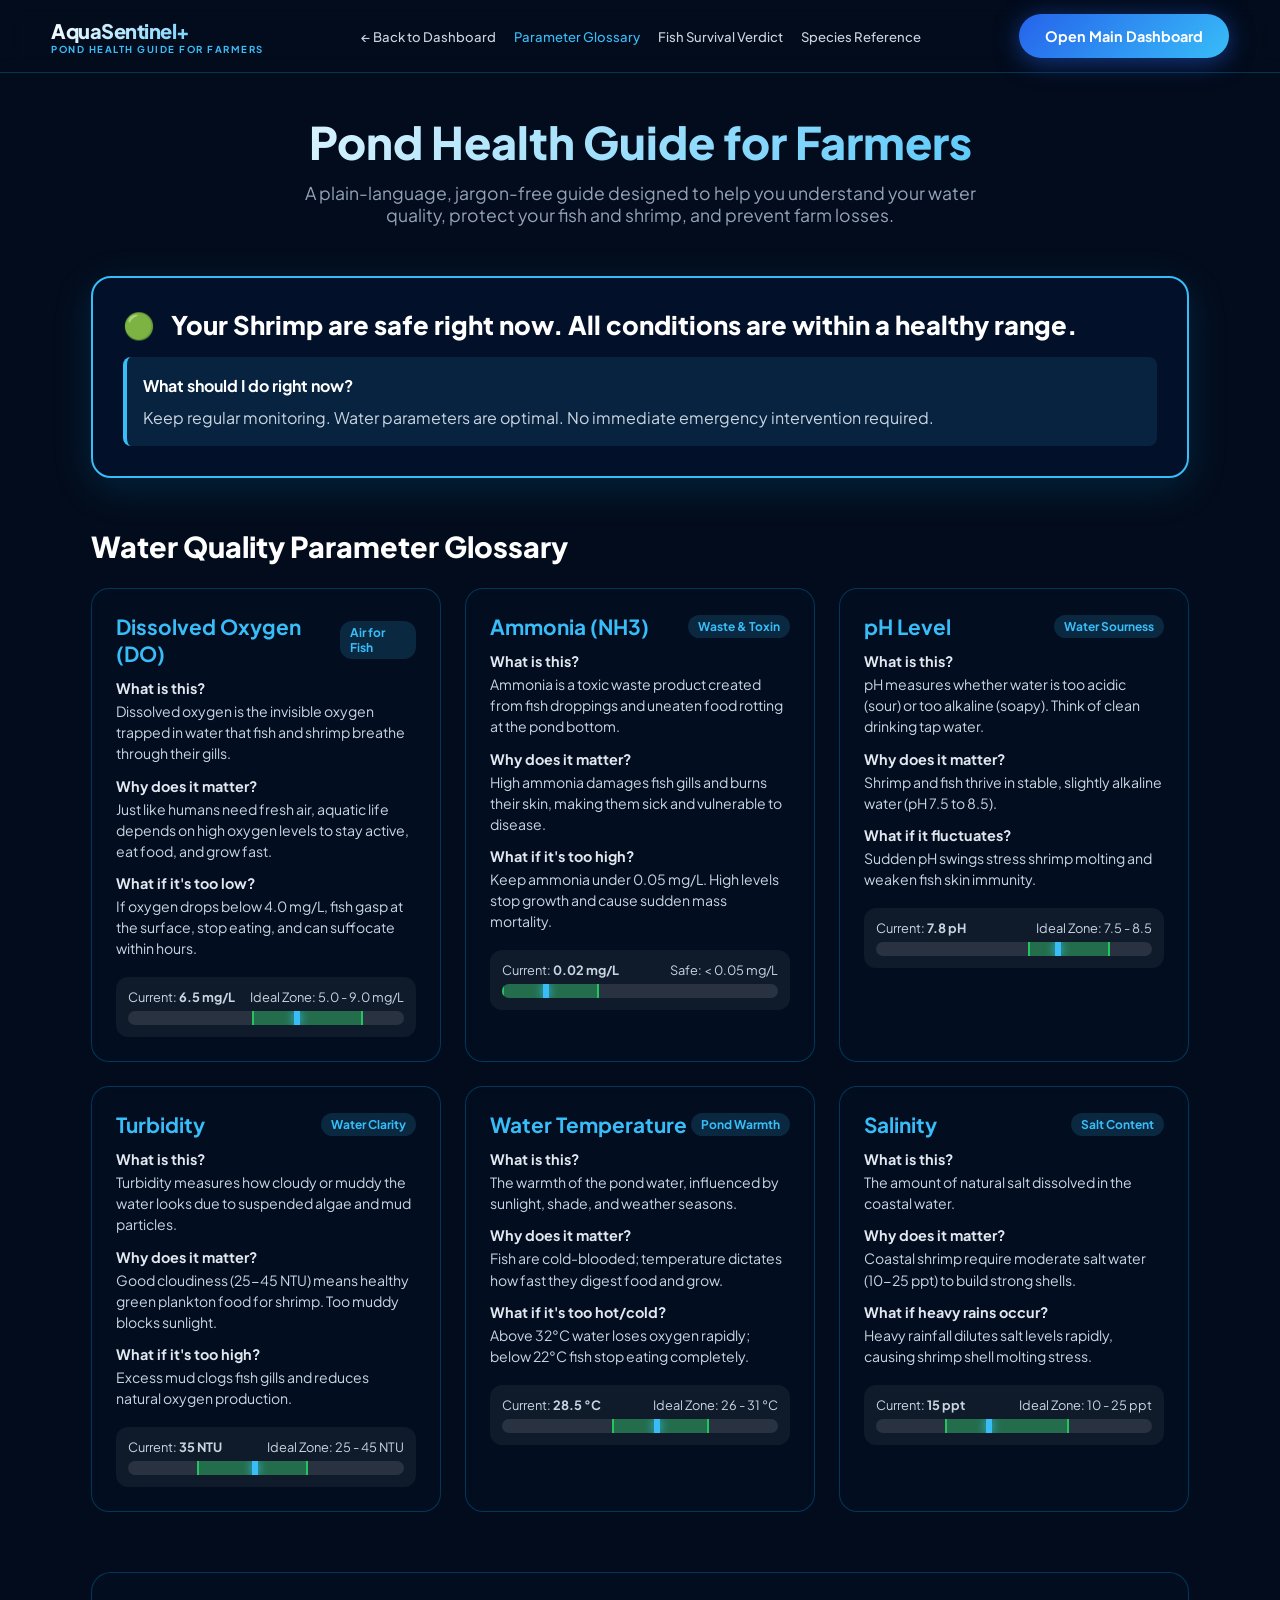
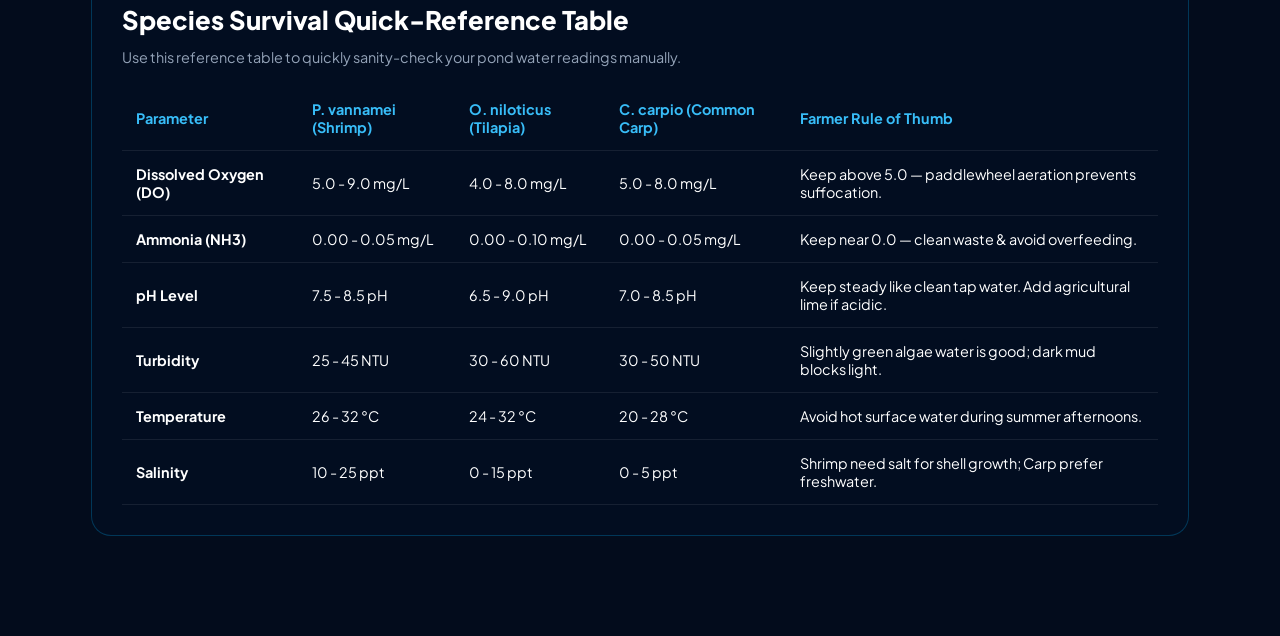
<file: guide.html>
<!DOCTYPE html>
<html lang="en">
<head>
    <meta charset="UTF-8">
    <meta name="viewport" content="width=device-width, initial-scale=1.0">
    <title>Pond Health Guide | AquaSentinel+ Plain-Language Farmer Handbook</title>
    <link rel="preconnect" href="https://fonts.googleapis.com">
    <link rel="preconnect" href="https://fonts.gstatic.com" crossorigin>
    <link href="https://fonts.googleapis.com/css2?family=Plus+Jakarta+Sans:wght@300;400;500;600;700;800&display=swap" rel="stylesheet">
    <link rel="stylesheet" href="styles.css">
    <style>
        body {
            background-color: #030c1c;
            color: #ffffff;
        }
        .guide-page-container {
            max-width: 1200px;
            margin: 0 auto;
            padding: 40px 4% 100px;
        }
        .guide-header {
            text-align: center;
            margin-bottom: 50px;
        }
        .guide-title {
            font-size: 2.8rem;
            font-weight: 800;
            background: linear-gradient(135deg, #ffffff 0%, #38bdf8 100%);
            -webkit-background-clip: text;
            -webkit-text-fill-color: transparent;
            margin-bottom: 12px;
        }
        .guide-subtext {
            font-size: 1.1rem;
            color: #94a3b8;
            max-width: 700px;
            margin: 0 auto;
        }
        .verdict-banner-widget {
            background: rgba(3, 20, 48, 0.7);
            border: 2px solid #38bdf8;
            border-radius: 20px;
            padding: 30px;
            margin-bottom: 50px;
            backdrop-filter: blur(10px);
            box-shadow: 0 10px 40px rgba(0, 180, 255, 0.15);
        }
        .verdict-headline {
            display: flex;
            align-items: center;
            gap: 16px;
            font-size: 1.6rem;
            font-weight: 800;
            margin-bottom: 16px;
        }
        .action-box-plain {
            background: rgba(56, 189, 248, 0.1);
            border-left: 4px solid #38bdf8;
            padding: 16px;
            border-radius: 8px;
            font-size: 1rem;
            line-height: 1.6;
        }
        .glossary-grid {
            display: grid;
            grid-template-columns: repeat(auto-fit, minmax(340px, 1fr));
            gap: 24px;
            margin-bottom: 60px;
        }
        .glossary-card {
            background: rgba(3, 15, 35, 0.6);
            border: 1px solid rgba(0, 180, 255, 0.25);
            border-radius: 18px;
            padding: 24px;
            backdrop-filter: blur(8px);
        }
        .glossary-card h3 {
            font-size: 1.3rem;
            color: #38bdf8;
            margin-bottom: 8px;
            display: flex;
            justify-content: space-between;
            align-items: center;
        }
        .analog-tag {
            font-size: 0.75rem;
            background: rgba(56, 189, 248, 0.15);
            color: #38bdf8;
            padding: 4px 10px;
            border-radius: 12px;
        }
        .glossary-q {
            font-weight: 700;
            color: #e2e8f0;
            margin: 12px 0 4px;
            font-size: 0.9rem;
        }
        .glossary-p {
            font-size: 0.88rem;
            color: #cbd5e1;
            line-height: 1.5;
        }
        /* Thermometer visual gauge bar */
        .thermometer-wrapper {
            margin-top: 18px;
            background: rgba(255, 255, 255, 0.05);
            border-radius: 12px;
            padding: 12px;
        }
        .thermo-header {
            display: flex;
            justify-content: space-between;
            font-size: 0.8rem;
            color: #cbd5e1;
            margin-bottom: 6px;
        }
        .thermo-track {
            height: 14px;
            background: rgba(255, 255, 255, 0.1);
            border-radius: 7px;
            position: relative;
            overflow: hidden;
        }
        .thermo-ideal-zone {
            position: absolute;
            top: 0;
            height: 100%;
            background: rgba(34, 197, 94, 0.4);
            border-left: 2px solid #22c55e;
            border-right: 2px solid #22c55e;
        }
        .thermo-pointer {
            position: absolute;
            top: 0;
            width: 6px;
            height: 100%;
            background: #38bdf8;
            box-shadow: 0 0 10px #38bdf8;
        }
        .ref-table-card {
            background: rgba(3, 15, 35, 0.6);
            border: 1px solid rgba(0, 180, 255, 0.25);
            border-radius: 20px;
            padding: 30px;
        }
        .ref-table {
            width: 100%;
            border-collapse: collapse;
            margin-top: 16px;
        }
        .ref-table th, .ref-table td {
            padding: 14px;
            text-align: left;
            border-bottom: 1px solid rgba(255, 255, 255, 0.08);
            font-size: 0.9rem;
        }
        .ref-table th {
            color: #38bdf8;
            font-weight: 700;
        }
    </style>
</head>
<body>
    <header class="navbar">
        <div class="logo">
            <span class="logo-name">AquaSentinel+</span>
            <span class="logo-tag">POND HEALTH GUIDE FOR FARMERS</span>
        </div>
        <div class="nav-links">
            <a href="index.html#home">← Back to Dashboard</a>
            <a href="#glossary" class="active">Parameter Glossary</a>
            <a href="#verdict">Fish Survival Verdict</a>
            <a href="#reference">Species Reference</a>
        </div>
        <div class="header-controls">
            <a href="index.html#home" class="btn-primary">Open Main Dashboard</a>
        </div>
    </header>

    <div class="guide-page-container">
        <div class="guide-header">
            <h1 class="guide-title">Pond Health Guide for Farmers</h1>
            <p class="guide-subtext">A plain-language, jargon-free guide designed to help you understand your water quality, protect your fish and shrimp, and prevent farm losses.</p>
        </div>

        <!-- 1. "Will My Fish Survive?" Verdict Widget -->
        <div class="verdict-banner-widget" id="verdict">
            <div class="verdict-headline" id="guide-verdict-title">
                <span>🟢</span> <span>Your Shrimp are safe right now. All conditions are within a healthy range.</span>
            </div>
            <div class="action-box-plain">
                <strong>What should I do right now?</strong>
                <p id="guide-action-desc" style="margin-top: 6px; color: #cbd5e1;">Keep regular monitoring. Water parameters are optimal. No immediate emergency intervention required.</p>
            </div>
        </div>

        <!-- 2. Parameter Glossary Section -->
        <h2 style="font-size: 1.8rem; font-weight: 800; margin-bottom: 24px; color: #ffffff;" id="glossary">Water Quality Parameter Glossary</h2>
        <div class="glossary-grid">
            <!-- Dissolved Oxygen -->
            <div class="glossary-card">
                <h3>Dissolved Oxygen (DO) <span class="analog-tag">Air for Fish</span></h3>
                <p class="glossary-q">What is this?</p>
                <p class="glossary-p">Dissolved oxygen is the invisible oxygen trapped in water that fish and shrimp breathe through their gills.</p>
                <p class="glossary-q">Why does it matter?</p>
                <p class="glossary-p">Just like humans need fresh air, aquatic life depends on high oxygen levels to stay active, eat food, and grow fast.</p>
                <p class="glossary-q">What if it's too low?</p>
                <p class="glossary-p">If oxygen drops below 4.0 mg/L, fish gasp at the surface, stop eating, and can suffocate within hours.</p>
                
                <div class="thermometer-wrapper">
                    <div class="thermo-header">
                        <span>Current: <strong>6.5 mg/L</strong></span>
                        <span>Ideal Zone: 5.0 - 9.0 mg/L</span>
                    </div>
                    <div class="thermo-track">
                        <div class="thermo-ideal-zone" style="left: 45%; width: 40%;"></div>
                        <div class="thermo-pointer" style="left: 60%;"></div>
                    </div>
                </div>
            </div>

            <!-- Ammonia -->
            <div class="glossary-card">
                <h3>Ammonia (NH3) <span class="analog-tag">Waste & Toxin</span></h3>
                <p class="glossary-q">What is this?</p>
                <p class="glossary-p">Ammonia is a toxic waste product created from fish droppings and uneaten food rotting at the pond bottom.</p>
                <p class="glossary-q">Why does it matter?</p>
                <p class="glossary-p">High ammonia damages fish gills and burns their skin, making them sick and vulnerable to disease.</p>
                <p class="glossary-q">What if it's too high?</p>
                <p class="glossary-p">Keep ammonia under 0.05 mg/L. High levels stop growth and cause sudden mass mortality.</p>
                
                <div class="thermometer-wrapper">
                    <div class="thermo-header">
                        <span>Current: <strong>0.02 mg/L</strong></span>
                        <span>Safe: < 0.05 mg/L</span>
                    </div>
                    <div class="thermo-track">
                        <div class="thermo-ideal-zone" style="left: 0%; width: 35%;"></div>
                        <div class="thermo-pointer" style="left: 15%;"></div>
                    </div>
                </div>
            </div>

            <!-- pH Level -->
            <div class="glossary-card">
                <h3>pH Level <span class="analog-tag">Water Sourness</span></h3>
                <p class="glossary-q">What is this?</p>
                <p class="glossary-p">pH measures whether water is too acidic (sour) or too alkaline (soapy). Think of clean drinking tap water.</p>
                <p class="glossary-q">Why does it matter?</p>
                <p class="glossary-p">Shrimp and fish thrive in stable, slightly alkaline water (pH 7.5 to 8.5).</p>
                <p class="glossary-q">What if it fluctuates?</p>
                <p class="glossary-p">Sudden pH swings stress shrimp molting and weaken fish skin immunity.</p>
                
                <div class="thermometer-wrapper">
                    <div class="thermo-header">
                        <span>Current: <strong>7.8 pH</strong></span>
                        <span>Ideal Zone: 7.5 - 8.5</span>
                    </div>
                    <div class="thermo-track">
                        <div class="thermo-ideal-zone" style="left: 55%; width: 30%;"></div>
                        <div class="thermo-pointer" style="left: 65%;"></div>
                    </div>
                </div>
            </div>

            <!-- Turbidity -->
            <div class="glossary-card">
                <h3>Turbidity <span class="analog-tag">Water Clarity</span></h3>
                <p class="glossary-q">What is this?</p>
                <p class="glossary-p">Turbidity measures how cloudy or muddy the water looks due to suspended algae and mud particles.</p>
                <p class="glossary-q">Why does it matter?</p>
                <p class="glossary-p">Good cloudiness (25-45 NTU) means healthy green plankton food for shrimp. Too muddy blocks sunlight.</p>
                <p class="glossary-q">What if it's too high?</p>
                <p class="glossary-p">Excess mud clogs fish gills and reduces natural oxygen production.</p>
                
                <div class="thermometer-wrapper">
                    <div class="thermo-header">
                        <span>Current: <strong>35 NTU</strong></span>
                        <span>Ideal Zone: 25 - 45 NTU</span>
                    </div>
                    <div class="thermo-track">
                        <div class="thermo-ideal-zone" style="left: 25%; width: 40%;"></div>
                        <div class="thermo-pointer" style="left: 45%;"></div>
                    </div>
                </div>
            </div>

            <!-- Temperature -->
            <div class="glossary-card">
                <h3>Water Temperature <span class="analog-tag">Pond Warmth</span></h3>
                <p class="glossary-q">What is this?</p>
                <p class="glossary-p">The warmth of the pond water, influenced by sunlight, shade, and weather seasons.</p>
                <p class="glossary-q">Why does it matter?</p>
                <p class="glossary-p">Fish are cold-blooded; temperature dictates how fast they digest food and grow.</p>
                <p class="glossary-q">What if it's too hot/cold?</p>
                <p class="glossary-p">Above 32°C water loses oxygen rapidly; below 22°C fish stop eating completely.</p>
                
                <div class="thermometer-wrapper">
                    <div class="thermo-header">
                        <span>Current: <strong>28.5 °C</strong></span>
                        <span>Ideal Zone: 26 - 31 °C</span>
                    </div>
                    <div class="thermo-track">
                        <div class="thermo-ideal-zone" style="left: 40%; width: 35%;"></div>
                        <div class="thermo-pointer" style="left: 55%;"></div>
                    </div>
                </div>
            </div>

            <!-- Salinity -->
            <div class="glossary-card">
                <h3>Salinity <span class="analog-tag">Salt Content</span></h3>
                <p class="glossary-q">What is this?</p>
                <p class="glossary-p">The amount of natural salt dissolved in the coastal water.</p>
                <p class="glossary-q">Why does it matter?</p>
                <p class="glossary-p">Coastal shrimp require moderate salt water (10-25 ppt) to build strong shells.</p>
                <p class="glossary-q">What if heavy rains occur?</p>
                <p class="glossary-p">Heavy rainfall dilutes salt levels rapidly, causing shrimp shell molting stress.</p>
                
                <div class="thermometer-wrapper">
                    <div class="thermo-header">
                        <span>Current: <strong>15 ppt</strong></span>
                        <span>Ideal Zone: 10 - 25 ppt</span>
                    </div>
                    <div class="thermo-track">
                        <div class="thermo-ideal-zone" style="left: 25%; width: 45%;"></div>
                        <div class="thermo-pointer" style="left: 40%;"></div>
                    </div>
                </div>
            </div>
        </div>

        <!-- 3. Species Survival Reference Table -->
        <div class="ref-table-card" id="reference">
            <h2 style="font-size: 1.6rem; font-weight: 800; color: #ffffff; margin-bottom: 12px;">Species Survival Quick-Reference Table</h2>
            <p style="color: #94a3b8; font-size: 0.9rem; margin-bottom: 20px;">Use this reference table to quickly sanity-check your pond water readings manually.</p>

            <table class="ref-table">
                <thead>
                    <tr>
                        <th>Parameter</th>
                        <th>P. vannamei (Shrimp)</th>
                        <th>O. niloticus (Tilapia)</th>
                        <th>C. carpio (Common Carp)</th>
                        <th>Farmer Rule of Thumb</th>
                    </tr>
                </thead>
                <tbody>
                    <tr>
                        <td><strong>Dissolved Oxygen (DO)</strong></td>
                        <td>5.0 - 9.0 mg/L</td>
                        <td>4.0 - 8.0 mg/L</td>
                        <td>5.0 - 8.0 mg/L</td>
                        <td>Keep above 5.0 — paddlewheel aeration prevents suffocation.</td>
                    </tr>
                    <tr>
                        <td><strong>Ammonia (NH3)</strong></td>
                        <td>0.00 - 0.05 mg/L</td>
                        <td>0.00 - 0.10 mg/L</td>
                        <td>0.00 - 0.05 mg/L</td>
                        <td>Keep near 0.0 — clean waste & avoid overfeeding.</td>
                    </tr>
                    <tr>
                        <td><strong>pH Level</strong></td>
                        <td>7.5 - 8.5 pH</td>
                        <td>6.5 - 9.0 pH</td>
                        <td>7.0 - 8.5 pH</td>
                        <td>Keep steady like clean tap water. Add agricultural lime if acidic.</td>
                    </tr>
                    <tr>
                        <td><strong>Turbidity</strong></td>
                        <td>25 - 45 NTU</td>
                        <td>30 - 60 NTU</td>
                        <td>30 - 50 NTU</td>
                        <td>Slightly green algae water is good; dark mud blocks light.</td>
                    </tr>
                    <tr>
                        <td><strong>Temperature</strong></td>
                        <td>26 - 32 °C</td>
                        <td>24 - 32 °C</td>
                        <td>20 - 28 °C</td>
                        <td>Avoid hot surface water during summer afternoons.</td>
                    </tr>
                    <tr>
                        <td><strong>Salinity</strong></td>
                        <td>10 - 25 ppt</td>
                        <td>0 - 15 ppt</td>
                        <td>0 - 5 ppt</td>
                        <td>Shrimp need salt for shell growth; Carp prefer freshwater.</td>
                    </tr>
                </tbody>
            </table>
        </div>
    </div>
</body>
</html>
</file>
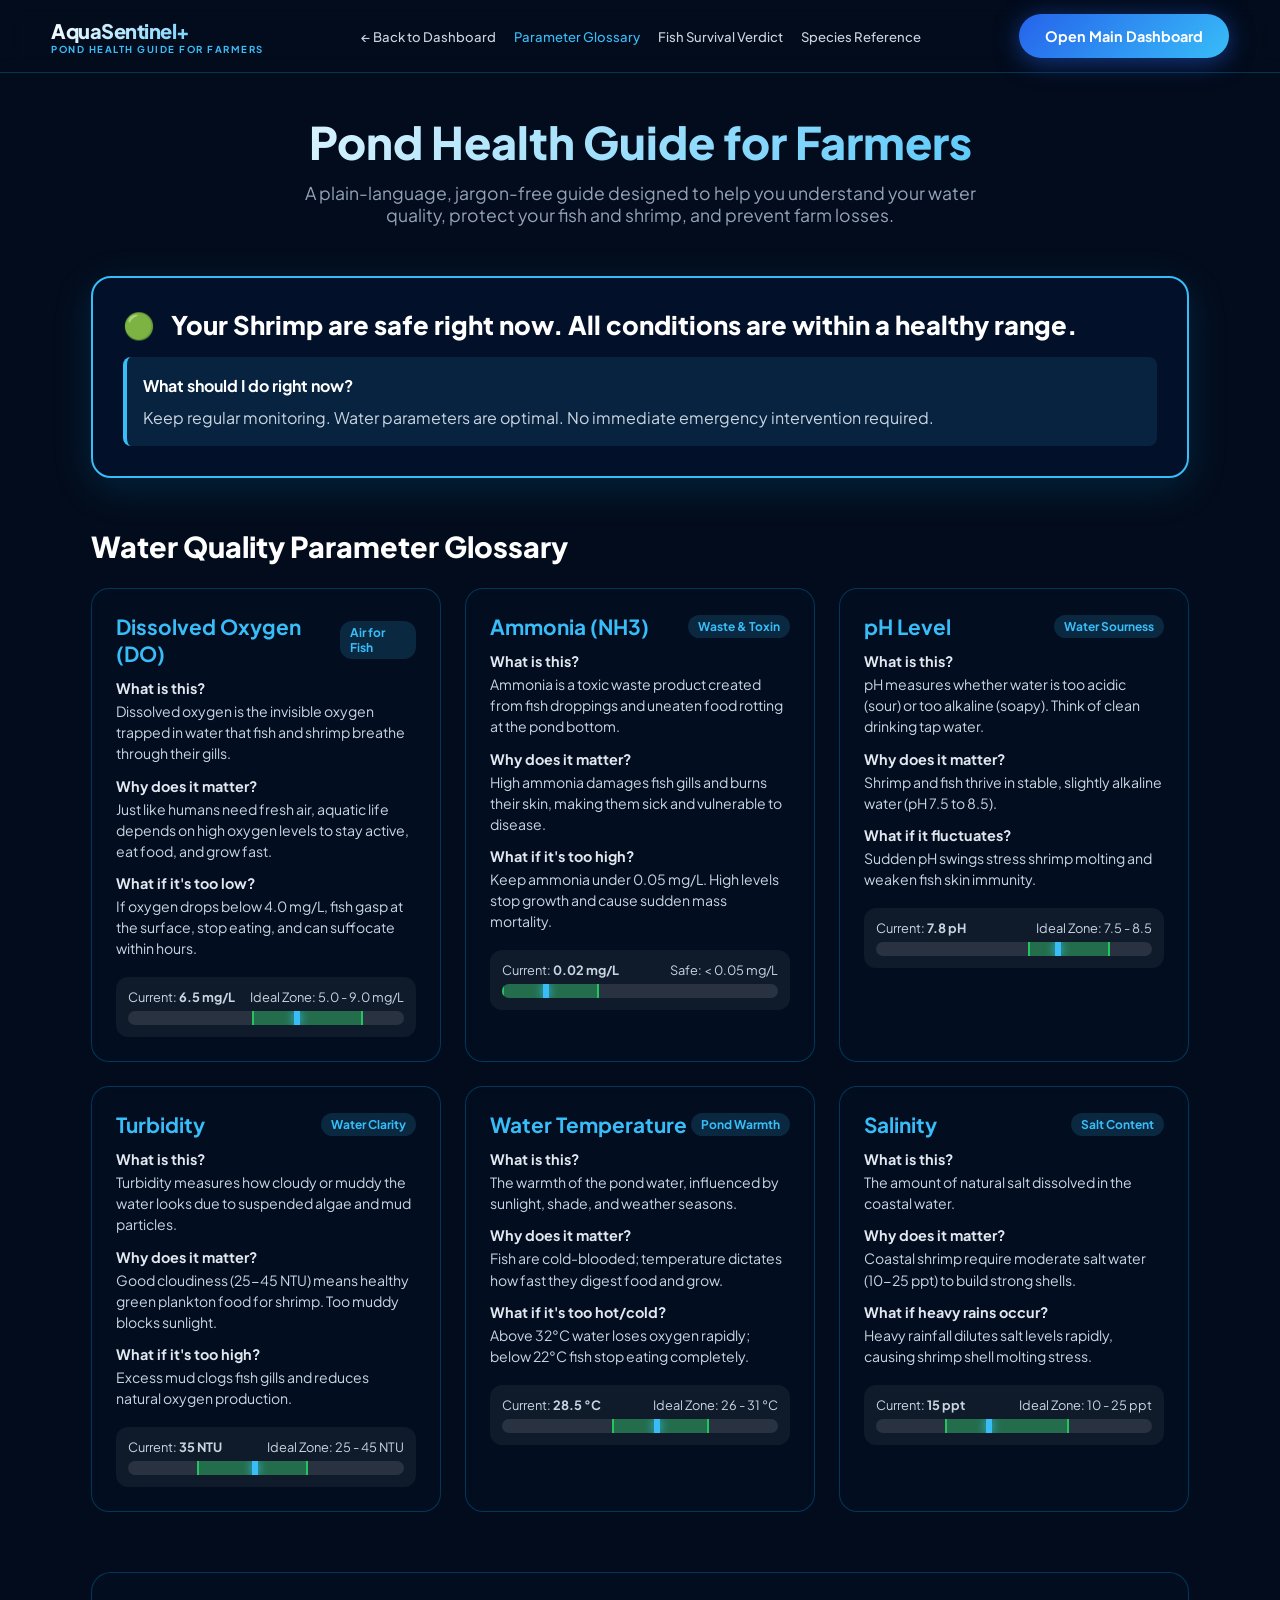
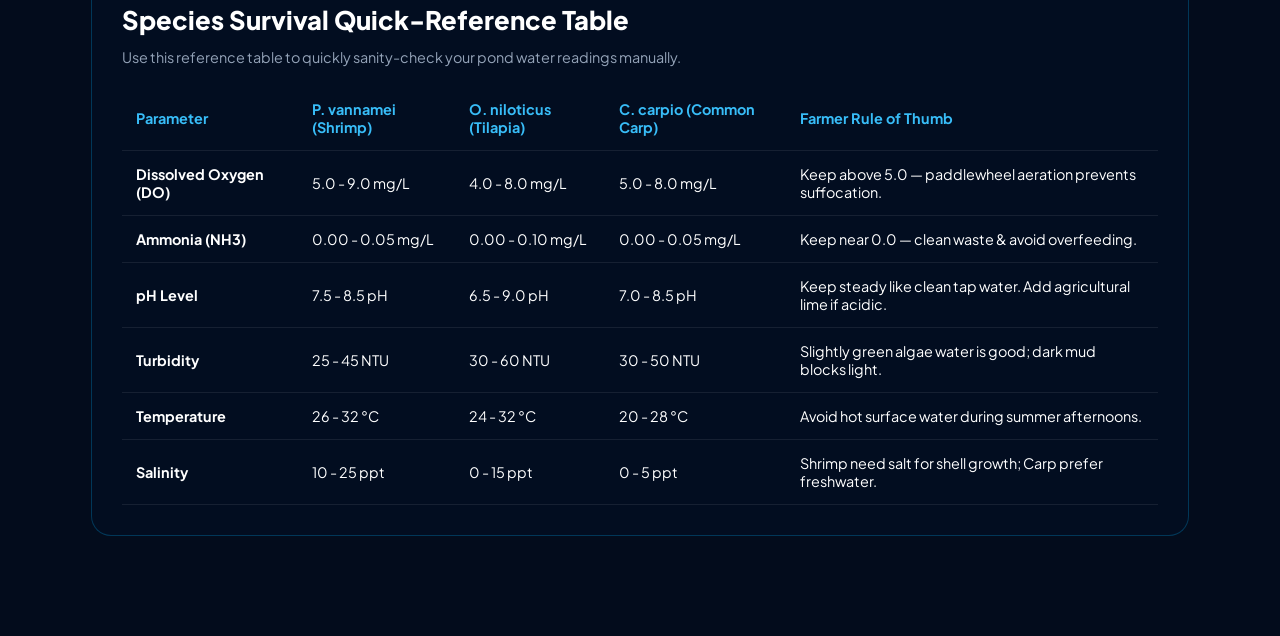
<file: AQUA/guide.html>
<!DOCTYPE html>
<html lang="en">
<head>
    <meta charset="UTF-8">
    <meta name="viewport" content="width=device-width, initial-scale=1.0">
    <title>Pond Health Guide | AquaSentinel+ Plain-Language Farmer Handbook</title>
    <link rel="preconnect" href="https://fonts.googleapis.com">
    <link rel="preconnect" href="https://fonts.gstatic.com" crossorigin>
    <link href="https://fonts.googleapis.com/css2?family=Plus+Jakarta+Sans:wght@300;400;500;600;700;800&display=swap" rel="stylesheet">
    <link rel="stylesheet" href="styles.css">
    <style>
        body {
            background-color: #030c1c;
            color: #ffffff;
        }
        .guide-page-container {
            max-width: 1200px;
            margin: 0 auto;
            padding: 40px 4% 100px;
        }
        .guide-header {
            text-align: center;
            margin-bottom: 50px;
        }
        .guide-title {
            font-size: 2.8rem;
            font-weight: 800;
            background: linear-gradient(135deg, #ffffff 0%, #38bdf8 100%);
            -webkit-background-clip: text;
            -webkit-text-fill-color: transparent;
            margin-bottom: 12px;
        }
        .guide-subtext {
            font-size: 1.1rem;
            color: #94a3b8;
            max-width: 700px;
            margin: 0 auto;
        }
        .verdict-banner-widget {
            background: rgba(3, 20, 48, 0.7);
            border: 2px solid #38bdf8;
            border-radius: 20px;
            padding: 30px;
            margin-bottom: 50px;
            backdrop-filter: blur(10px);
            box-shadow: 0 10px 40px rgba(0, 180, 255, 0.15);
        }
        .verdict-headline {
            display: flex;
            align-items: center;
            gap: 16px;
            font-size: 1.6rem;
            font-weight: 800;
            margin-bottom: 16px;
        }
        .action-box-plain {
            background: rgba(56, 189, 248, 0.1);
            border-left: 4px solid #38bdf8;
            padding: 16px;
            border-radius: 8px;
            font-size: 1rem;
            line-height: 1.6;
        }
        .glossary-grid {
            display: grid;
            grid-template-columns: repeat(auto-fit, minmax(340px, 1fr));
            gap: 24px;
            margin-bottom: 60px;
        }
        .glossary-card {
            background: rgba(3, 15, 35, 0.6);
            border: 1px solid rgba(0, 180, 255, 0.25);
            border-radius: 18px;
            padding: 24px;
            backdrop-filter: blur(8px);
        }
        .glossary-card h3 {
            font-size: 1.3rem;
            color: #38bdf8;
            margin-bottom: 8px;
            display: flex;
            justify-content: space-between;
            align-items: center;
        }
        .analog-tag {
            font-size: 0.75rem;
            background: rgba(56, 189, 248, 0.15);
            color: #38bdf8;
            padding: 4px 10px;
            border-radius: 12px;
        }
        .glossary-q {
            font-weight: 700;
            color: #e2e8f0;
            margin: 12px 0 4px;
            font-size: 0.9rem;
        }
        .glossary-p {
            font-size: 0.88rem;
            color: #cbd5e1;
            line-height: 1.5;
        }
        .thermometer-wrapper {
            margin-top: 18px;
            background: rgba(255, 255, 255, 0.05);
            border-radius: 12px;
            padding: 12px;
        }
        .thermo-header {
            display: flex;
            justify-content: space-between;
            font-size: 0.8rem;
            color: #cbd5e1;
            margin-bottom: 6px;
        }
        .thermo-track {
            height: 14px;
            background: rgba(255, 255, 255, 0.1);
            border-radius: 7px;
            position: relative;
            overflow: hidden;
        }
        .thermo-ideal-zone {
            position: absolute;
            top: 0;
            height: 100%;
            background: rgba(34, 197, 94, 0.4);
            border-left: 2px solid #22c55e;
            border-right: 2px solid #22c55e;
        }
        .thermo-pointer {
            position: absolute;
            top: 0;
            width: 6px;
            height: 100%;
            background: #38bdf8;
            box-shadow: 0 0 10px #38bdf8;
        }
        .ref-table-card {
            background: rgba(3, 15, 35, 0.6);
            border: 1px solid rgba(0, 180, 255, 0.25);
            border-radius: 20px;
            padding: 30px;
        }
        .ref-table {
            width: 100%;
            border-collapse: collapse;
            margin-top: 16px;
        }
        .ref-table th, .ref-table td {
            padding: 14px;
            text-align: left;
            border-bottom: 1px solid rgba(255, 255, 255, 0.08);
            font-size: 0.9rem;
        }
        .ref-table th {
            color: #38bdf8;
            font-weight: 700;
        }
    </style>
</head>
<body>
    <header class="navbar">
        <div class="logo">
            <span class="logo-name">AquaSentinel+</span>
            <span class="logo-tag">POND HEALTH GUIDE FOR FARMERS</span>
        </div>
        <div class="nav-links">
            <a href="index.html#home">← Back to Dashboard</a>
            <a href="#glossary" class="active">Parameter Glossary</a>
            <a href="#verdict">Fish Survival Verdict</a>
            <a href="#reference">Species Reference</a>
        </div>
        <div class="header-controls">
            <a href="index.html#home" class="btn-primary">Open Main Dashboard</a>
        </div>
    </header>

    <div class="guide-page-container">
        <div class="guide-header">
            <h1 class="guide-title">Pond Health Guide for Farmers</h1>
            <p class="guide-subtext">A plain-language, jargon-free guide designed to help you understand your water quality, protect your fish and shrimp, and prevent farm losses.</p>
        </div>

        <!-- 1. "Will My Fish Survive?" Verdict Widget -->
        <div class="verdict-banner-widget" id="verdict">
            <div class="verdict-headline" id="guide-verdict-title">
                <span>🟢</span> <span>Your Shrimp are safe right now. All conditions are within a healthy range.</span>
            </div>
            <div class="action-box-plain">
                <strong>What should I do right now?</strong>
                <p id="guide-action-desc" style="margin-top: 6px; color: #cbd5e1;">Keep regular monitoring. Water parameters are optimal. No immediate emergency intervention required.</p>
            </div>
        </div>

        <!-- 2. Parameter Glossary Section -->
        <h2 style="font-size: 1.8rem; font-weight: 800; margin-bottom: 24px; color: #ffffff;" id="glossary">Water Quality Parameter Glossary</h2>
        <div class="glossary-grid">
            <!-- Dissolved Oxygen -->
            <div class="glossary-card">
                <h3>Dissolved Oxygen (DO) <span class="analog-tag">Air for Fish</span></h3>
                <p class="glossary-q">What is this?</p>
                <p class="glossary-p">Dissolved oxygen is the invisible oxygen trapped in water that fish and shrimp breathe through their gills.</p>
                <p class="glossary-q">Why does it matter?</p>
                <p class="glossary-p">Just like humans need fresh air, aquatic life depends on high oxygen levels to stay active, eat food, and grow fast.</p>
                <p class="glossary-q">What if it's too low?</p>
                <p class="glossary-p">If oxygen drops below 4.0 mg/L, fish gasp at the surface, stop eating, and can suffocate within hours.</p>
                
                <div class="thermometer-wrapper">
                    <div class="thermo-header">
                        <span>Current: <strong>6.5 mg/L</strong></span>
                        <span>Ideal Zone: 5.0 - 9.0 mg/L</span>
                    </div>
                    <div class="thermo-track">
                        <div class="thermo-ideal-zone" style="left: 45%; width: 40%;"></div>
                        <div class="thermo-pointer" style="left: 60%;"></div>
                    </div>
                </div>
            </div>

            <!-- Ammonia -->
            <div class="glossary-card">
                <h3>Ammonia (NH3) <span class="analog-tag">Waste & Toxin</span></h3>
                <p class="glossary-q">What is this?</p>
                <p class="glossary-p">Ammonia is a toxic waste product created from fish droppings and uneaten food rotting at the pond bottom.</p>
                <p class="glossary-q">Why does it matter?</p>
                <p class="glossary-p">High ammonia damages fish gills and burns their skin, making them sick and vulnerable to disease.</p>
                <p class="glossary-q">What if it's too high?</p>
                <p class="glossary-p">Keep ammonia under 0.05 mg/L. High levels stop growth and cause sudden mass mortality.</p>
                
                <div class="thermometer-wrapper">
                    <div class="thermo-header">
                        <span>Current: <strong>0.02 mg/L</strong></span>
                        <span>Safe: < 0.05 mg/L</span>
                    </div>
                    <div class="thermo-track">
                        <div class="thermo-ideal-zone" style="left: 0%; width: 35%;"></div>
                        <div class="thermo-pointer" style="left: 15%;"></div>
                    </div>
                </div>
            </div>

            <!-- pH Level -->
            <div class="glossary-card">
                <h3>pH Level <span class="analog-tag">Water Sourness</span></h3>
                <p class="glossary-q">What is this?</p>
                <p class="glossary-p">pH measures whether water is too acidic (sour) or too alkaline (soapy). Think of clean drinking tap water.</p>
                <p class="glossary-q">Why does it matter?</p>
                <p class="glossary-p">Shrimp and fish thrive in stable, slightly alkaline water (pH 7.5 to 8.5).</p>
                <p class="glossary-q">What if it fluctuates?</p>
                <p class="glossary-p">Sudden pH swings stress shrimp molting and weaken fish skin immunity.</p>
                
                <div class="thermometer-wrapper">
                    <div class="thermo-header">
                        <span>Current: <strong>7.8 pH</strong></span>
                        <span>Ideal Zone: 7.5 - 8.5</span>
                    </div>
                    <div class="thermo-track">
                        <div class="thermo-ideal-zone" style="left: 55%; width: 30%;"></div>
                        <div class="thermo-pointer" style="left: 65%;"></div>
                    </div>
                </div>
            </div>

            <!-- Turbidity -->
            <div class="glossary-card">
                <h3>Turbidity <span class="analog-tag">Water Clarity</span></h3>
                <p class="glossary-q">What is this?</p>
                <p class="glossary-p">Turbidity measures how cloudy or muddy the water looks due to suspended algae and mud particles.</p>
                <p class="glossary-q">Why does it matter?</p>
                <p class="glossary-p">Good cloudiness (25-45 NTU) means healthy green plankton food for shrimp. Too muddy blocks sunlight.</p>
                <p class="glossary-q">What if it's too high?</p>
                <p class="glossary-p">Excess mud clogs fish gills and reduces natural oxygen production.</p>
                
                <div class="thermometer-wrapper">
                    <div class="thermo-header">
                        <span>Current: <strong>35 NTU</strong></span>
                        <span>Ideal Zone: 25 - 45 NTU</span>
                    </div>
                    <div class="thermo-track">
                        <div class="thermo-ideal-zone" style="left: 25%; width: 40%;"></div>
                        <div class="thermo-pointer" style="left: 45%;"></div>
                    </div>
                </div>
            </div>

            <!-- Temperature -->
            <div class="glossary-card">
                <h3>Water Temperature <span class="analog-tag">Pond Warmth</span></h3>
                <p class="glossary-q">What is this?</p>
                <p class="glossary-p">The warmth of the pond water, influenced by sunlight, shade, and weather seasons.</p>
                <p class="glossary-q">Why does it matter?</p>
                <p class="glossary-p">Fish are cold-blooded; temperature dictates how fast they digest food and grow.</p>
                <p class="glossary-q">What if it's too hot/cold?</p>
                <p class="glossary-p">Above 32°C water loses oxygen rapidly; below 22°C fish stop eating completely.</p>
                
                <div class="thermometer-wrapper">
                    <div class="thermo-header">
                        <span>Current: <strong>28.5 °C</strong></span>
                        <span>Ideal Zone: 26 - 31 °C</span>
                    </div>
                    <div class="thermo-track">
                        <div class="thermo-ideal-zone" style="left: 40%; width: 35%;"></div>
                        <div class="thermo-pointer" style="left: 55%;"></div>
                    </div>
                </div>
            </div>

            <!-- Salinity -->
            <div class="glossary-card">
                <h3>Salinity <span class="analog-tag">Salt Content</span></h3>
                <p class="glossary-q">What is this?</p>
                <p class="glossary-p">The amount of natural salt dissolved in the coastal water.</p>
                <p class="glossary-q">Why does it matter?</p>
                <p class="glossary-p">Coastal shrimp require moderate salt water (10-25 ppt) to build strong shells.</p>
                <p class="glossary-q">What if heavy rains occur?</p>
                <p class="glossary-p">Heavy rainfall dilutes salt levels rapidly, causing shrimp shell molting stress.</p>
                
                <div class="thermometer-wrapper">
                    <div class="thermo-header">
                        <span>Current: <strong>15 ppt</strong></span>
                        <span>Ideal Zone: 10 - 25 ppt</span>
                    </div>
                    <div class="thermo-track">
                        <div class="thermo-ideal-zone" style="left: 25%; width: 45%;"></div>
                        <div class="thermo-pointer" style="left: 40%;"></div>
                    </div>
                </div>
            </div>
        </div>

        <!-- 3. Species Survival Reference Table -->
        <div class="ref-table-card" id="reference">
            <h2 style="font-size: 1.6rem; font-weight: 800; color: #ffffff; margin-bottom: 12px;">Species Survival Quick-Reference Table</h2>
            <p style="color: #94a3b8; font-size: 0.9rem; margin-bottom: 20px;">Use this reference table to quickly sanity-check your pond water readings manually.</p>

            <table class="ref-table">
                <thead>
                    <tr>
                        <th>Parameter</th>
                        <th>P. vannamei (Shrimp)</th>
                        <th>O. niloticus (Tilapia)</th>
                        <th>C. carpio (Common Carp)</th>
                        <th>Farmer Rule of Thumb</th>
                    </tr>
                </thead>
                <tbody>
                    <tr>
                        <td><strong>Dissolved Oxygen (DO)</strong></td>
                        <td>5.0 - 9.0 mg/L</td>
                        <td>4.0 - 8.0 mg/L</td>
                        <td>5.0 - 8.0 mg/L</td>
                        <td>Keep above 5.0 — paddlewheel aeration prevents suffocation.</td>
                    </tr>
                    <tr>
                        <td><strong>Ammonia (NH3)</strong></td>
                        <td>0.00 - 0.05 mg/L</td>
                        <td>0.00 - 0.10 mg/L</td>
                        <td>0.00 - 0.05 mg/L</td>
                        <td>Keep near 0.0 — clean waste & avoid overfeeding.</td>
                    </tr>
                    <tr>
                        <td><strong>pH Level</strong></td>
                        <td>7.5 - 8.5 pH</td>
                        <td>6.5 - 9.0 pH</td>
                        <td>7.0 - 8.5 pH</td>
                        <td>Keep steady like clean tap water. Add agricultural lime if acidic.</td>
                    </tr>
                    <tr>
                        <td><strong>Turbidity</strong></td>
                        <td>25 - 45 NTU</td>
                        <td>30 - 60 NTU</td>
                        <td>30 - 50 NTU</td>
                        <td>Slightly green algae water is good; dark mud blocks light.</td>
                    </tr>
                    <tr>
                        <td><strong>Temperature</strong></td>
                        <td>26 - 32 °C</td>
                        <td>24 - 32 °C</td>
                        <td>20 - 28 °C</td>
                        <td>Avoid hot surface water during summer afternoons.</td>
                    </tr>
                    <tr>
                        <td><strong>Salinity</strong></td>
                        <td>10 - 25 ppt</td>
                        <td>0 - 15 ppt</td>
                        <td>0 - 5 ppt</td>
                        <td>Shrimp need salt for shell growth; Carp prefer freshwater.</td>
                    </tr>
                </tbody>
            </table>
        </div>
    </div>
</body>
</html>
</file>
<file: styles.css>
/* Global Resets & Typography */
* {
    margin: 0;
    padding: 0;
    box-sizing: border-box;
}

html {
    background-color: #000000;
    color: #ffffff;
    font-family: 'Plus Jakarta Sans', -apple-system, BlinkMacSystemFont, sans-serif;
    overflow-x: clip;
    scroll-behavior: smooth;
}

body {
    background-color: #000000;
    overflow-x: clip;
    min-height: 100vh;
}

/* FEATURE: Simple Mode vs Advanced Mode Scoping */
body.simple-mode .tech-only {
    display: none !important;
}

/* FEATURE: Top Always-Visible Summary Banner */
.top-status-banner {
    position: sticky;
    top: 0;
    left: 0;
    width: 100%;
    z-index: 1000;
    padding: 10px 4%;
    font-size: 0.88rem;
    display: flex;
    align-items: center;
    justify-content: space-between;
    font-weight: 600;
    box-shadow: 0 4px 15px rgba(0, 0, 0, 0.5);
    transition: all 0.3s ease;
}

.top-status-banner.banner-safe {
    background: linear-gradient(90deg, #064e3b 0%, #047857 100%);
    color: #a7f3d0;
    border-bottom: 1px solid #10b981;
}

.top-status-banner.banner-warning {
    background: linear-gradient(90deg, #78350f 0%, #b45309 100%);
    color: #fde68a;
    border-bottom: 1px solid #f59e0b;
}

.top-status-banner.banner-critical {
    background: linear-gradient(90deg, #7f1d1d 0%, #b91c1c 100%);
    color: #fecaca;
    border-bottom: 1px solid #ef4444;
}

.banner-close {
    background: transparent;
    border: none;
    color: inherit;
    font-size: 1.2rem;
    cursor: pointer;
}

/* FEATURE: Simple / Advanced Mode Switch */
.mode-toggle-wrapper {
    display: flex;
    align-items: center;
    gap: 10px;
    background: rgba(3, 15, 35, 0.6);
    border: 1px solid rgba(0, 180, 255, 0.3);
    padding: 6px 14px;
    border-radius: 20px;
}

.mode-label {
    font-size: 0.78rem;
    color: #cbd5e1;
}

.mode-label strong {
    color: #38bdf8;
}

.switch {
    position: relative;
    display: inline-block;
    width: 36px;
    height: 20px;
}

.switch input {
    opacity: 0;
    width: 0;
    height: 0;
}

.slider {
    position: absolute;
    cursor: pointer;
    top: 0; left: 0; right: 0; bottom: 0;
    background-color: #334155;
    transition: .3s;
    border-radius: 20px;
}

.slider:before {
    position: absolute;
    content: "";
    height: 14px;
    width: 14px;
    left: 3px;
    bottom: 3px;
    background-color: white;
    transition: .3s;
    border-radius: 50%;
}

input:checked + .slider {
    background-color: #38bdf8;
}

input:checked + .slider:before {
    transform: translateX(16px);
}

/* Tooltip Buttons */
.tooltip-btn {
    background: rgba(56, 189, 248, 0.2);
    color: #38bdf8;
    border: 1px solid rgba(56, 189, 248, 0.4);
    border-radius: 50%;
    width: 18px;
    height: 18px;
    font-size: 0.7rem;
    font-weight: 800;
    cursor: help;
    display: inline-flex;
    align-items: center;
    justify-content: center;
    margin-left: 4px;
}

/* Thermometer Visual Gauge */
.thermo-track {
    height: 12px;
    background: rgba(255, 255, 255, 0.1);
    border-radius: 6px;
    position: relative;
    overflow: hidden;
}

/* User Avatar Dropdown */
.user-menu-wrapper {
    position: relative;
}

.user-dropdown {
    display: none;
    position: absolute;
    top: 48px;
    right: 0;
    width: 220px;
    background: rgba(3, 15, 35, 0.95);
    border: 1px solid rgba(0, 180, 255, 0.3);
    border-radius: 16px;
    padding: 12px;
    box-shadow: 0 10px 30px rgba(0, 0, 0, 0.8);
    backdrop-filter: blur(12px);
    z-index: 300;
}

.user-dropdown.show {
    display: block;
}

.user-dropdown-header {
    padding-bottom: 10px;
    margin-bottom: 8px;
    border-bottom: 1px solid rgba(255, 255, 255, 0.1);
}

.user-dropdown-header strong {
    display: block;
    font-size: 0.88rem;
    color: #ffffff;
}

.user-role-badge {
    font-size: 0.65rem;
    background: rgba(56, 189, 248, 0.2);
    color: #38bdf8;
    padding: 2px 8px;
    border-radius: 8px;
    font-weight: 700;
}

.dropdown-item {
    width: 100%;
    background: transparent;
    border: none;
    color: #cbd5e1;
    text-align: left;
    padding: 8px;
    font-size: 0.82rem;
    border-radius: 6px;
    cursor: pointer;
    text-decoration: none;
    display: block;
}

.dropdown-item:hover {
    background: rgba(56, 189, 248, 0.15);
    color: #38bdf8;
}

/* Auth Tabs */
.auth-tabs {
    display: flex;
    gap: 8px;
}

.auth-tab {
    background: transparent;
    border: none;
    color: #94a3b8;
    font-size: 0.95rem;
    font-weight: 700;
    cursor: pointer;
    padding-bottom: 4px;
}

.auth-tab.active {
    color: #38bdf8;
    border-bottom: 2px solid #38bdf8;
}

/* High-Contrast Color-Blind-Safe Status Badges */
.badge-time.status-safe {
    background: rgba(34, 197, 94, 0.25) !important;
    border: 1px solid #22c55e !important;
    color: #86efac !important;
}

.badge-time.status-moderate {
    background: rgba(245, 158, 11, 0.25) !important;
    border: 1px solid #f59e0b !important;
    color: #fde68a !important;
}

.badge-time.status-critical {
    background: rgba(239, 68, 68, 0.25) !important;
    border: 1px solid #ef4444 !important;
    color: #fecaca !important;
}

/* Persistent Floating Help Button */
.floating-help-btn {
    position: fixed;
    bottom: 24px;
    right: 24px;
    background: linear-gradient(135deg, #2563eb 0%, #38bdf8 100%);
    color: #ffffff;
    border: none;
    padding: 12px 20px;
    border-radius: 30px;
    font-weight: 800;
    font-size: 0.9rem;
    box-shadow: 0 6px 25px rgba(56, 189, 248, 0.5);
    cursor: pointer;
    z-index: 999;
    transition: transform 0.2s ease;
}

.floating-help-btn:hover {
    transform: scale(1.05);
}

/* FAQ Accordion */
.faq-list {
    display: flex;
    flex-direction: column;
    gap: 12px;
    margin-top: 14px;
}

.faq-item {
    background: rgba(15, 23, 42, 0.6);
    border: 1px solid rgba(0, 180, 255, 0.2);
    border-radius: 10px;
    overflow: hidden;
}

.faq-q {
    width: 100%;
    background: transparent;
    border: none;
    color: #38bdf8;
    font-weight: 700;
    font-size: 0.88rem;
    padding: 12px;
    text-align: left;
    cursor: pointer;
}

.faq-a {
    display: none;
    padding: 0 12px 12px;
    font-size: 0.82rem;
    color: #cbd5e1;
    line-height: 1.5;
}

.faq-item.open .faq-a {
    display: block;
}

/* Guided Tour Overlay */
.tour-overlay {
    display: none;
    position: fixed;
    top: 0; left: 0;
    width: 100vw; height: 100vh;
    background: rgba(0, 0, 0, 0.8);
    z-index: 2000;
    align-items: center;
    justify-content: center;
    backdrop-filter: blur(8px);
}

.tour-overlay.show {
    display: flex;
}

.tour-card {
    background: rgba(5, 20, 45, 0.95);
    border: 2px solid #38bdf8;
    border-radius: 20px;
    padding: 30px;
    max-width: 450px;
    text-align: center;
    box-shadow: 0 20px 50px rgba(0, 180, 255, 0.3);
}

.tour-step-badge {
    font-size: 0.72rem;
    background: rgba(56, 189, 248, 0.2);
    color: #38bdf8;
    padding: 4px 12px;
    border-radius: 12px;
    font-weight: 800;
}

.tour-card h3 {
    font-size: 1.4rem;
    margin: 14px 0 8px;
    color: #ffffff;
}

.tour-card p {
    font-size: 0.9rem;
    color: #cbd5e1;
    line-height: 1.5;
    margin-bottom: 20px;
}

.tour-actions {
    display: flex;
    gap: 12px;
    justify-content: center;
}

/* Toast Notification */
.toast-notification {
    display: none;
    position: fixed;
    bottom: 30px;
    left: 50%;
    transform: translateX(-50%);
    background: rgba(239, 68, 68, 0.9);
    color: #ffffff;
    padding: 12px 24px;
    border-radius: 30px;
    font-size: 0.88rem;
    font-weight: 700;
    box-shadow: 0 10px 30px rgba(0,0,0,0.8);
    z-index: 3000;
}

/* 1. FIXED FULL-SCREEN WHALE ANIMATION BACKGROUND */
#hero-canvas {
    position: fixed;
    top: 0;
    left: 0;
    width: 100vw;
    height: 100vh;
    z-index: 1;
    pointer-events: none;
    background-color: #000000;
    display: block;
}

/* 2. TRANSPARENT HUD OVERLAY */
#template-overlay {
    position: relative;
    z-index: 10;
    background: transparent !important;
    color: #ffffff;
    width: 100%;
    min-height: 500vh;
    padding-bottom: 80px;
}

/* Navbar / Top Navigation */
.navbar {
    position: sticky;
    top: 0;
    left: 0;
    width: 100%;
    z-index: 100;
    background: rgba(3, 12, 28, 0.75) !important;
    border-bottom: 1px solid rgba(0, 180, 255, 0.25);
    padding: 14px 4%;
    display: flex;
    justify-content: space-between;
    align-items: center;
    backdrop-filter: blur(10px) !important;
    -webkit-backdrop-filter: blur(10px) !important;
}

.logo {
    display: flex;
    flex-direction: column;
}

.logo-name {
    font-size: 1.25rem;
    font-weight: 800;
    letter-spacing: -0.5px;
    background: linear-gradient(135deg, #ffffff 0%, #38bdf8 100%);
    -webkit-background-clip: text;
    -webkit-text-fill-color: transparent;
}

.logo-tag {
    font-size: 0.6rem;
    font-weight: 700;
    letter-spacing: 1.5px;
    color: #38bdf8;
}

.species-selector-wrapper {
    display: flex;
    align-items: center;
    gap: 8px;
    background: rgba(3, 15, 35, 0.5);
    border: 1px solid rgba(0, 180, 255, 0.3);
    padding: 6px 12px;
    border-radius: 20px;
}

.selector-label {
    font-size: 0.75rem;
    color: #38bdf8;
    font-weight: 600;
}

.species-select {
    background: transparent;
    color: #ffffff;
    border: none;
    font-size: 0.85rem;
    font-weight: 700;
    outline: none;
    cursor: pointer;
}

.species-select option {
    background: #081026;
    color: #ffffff;
}

.nav-links {
    display: flex;
    gap: 18px;
}

.nav-links a {
    color: #cbd5e1;
    text-decoration: none;
    font-size: 0.82rem;
    font-weight: 500;
    transition: color 0.2s ease;
}

.nav-links a:hover,
.nav-links a.active {
    color: #38bdf8;
}

.header-controls {
    display: flex;
    align-items: center;
    gap: 14px;
}

/* Notification Bell */
.notif-wrapper {
    position: relative;
}

.notif-btn {
    background: rgba(3, 15, 35, 0.6);
    border: 1px solid rgba(0, 180, 255, 0.3);
    color: #38bdf8;
    width: 38px;
    height: 38px;
    border-radius: 50%;
    display: flex;
    align-items: center;
    justify-content: center;
    cursor: pointer;
    position: relative;
}

.notif-badge {
    position: absolute;
    top: -4px;
    right: -4px;
    background: #ef4444;
    color: #ffffff;
    font-size: 0.65rem;
    font-weight: 800;
    width: 18px;
    height: 18px;
    border-radius: 50%;
    display: flex;
    align-items: center;
    justify-content: center;
}

.notif-dropdown {
    display: none;
    position: absolute;
    top: 48px;
    right: 0;
    width: 320px;
    background: rgba(3, 15, 35, 0.95);
    border: 1px solid rgba(0, 180, 255, 0.3);
    border-radius: 16px;
    padding: 16px;
    box-shadow: 0 10px 30px rgba(0, 0, 0, 0.8);
    backdrop-filter: blur(12px);
    z-index: 200;
}

.notif-dropdown.show {
    display: block;
}

.notif-header {
    display: flex;
    justify-content: space-between;
    align-items: center;
    margin-bottom: 12px;
    border-bottom: 1px solid rgba(255, 255, 255, 0.1);
    padding-bottom: 8px;
}

.notif-header h4 {
    font-size: 0.85rem;
    color: #ffffff;
}

.notif-header button {
    background: transparent;
    border: none;
    color: #38bdf8;
    font-size: 0.75rem;
    cursor: pointer;
}

.notif-list {
    max-height: 200px;
    overflow-y: auto;
}

.notif-item {
    padding: 8px;
    border-left: 3px solid #38bdf8;
    background: rgba(255, 255, 255, 0.03);
    margin-bottom: 6px;
    border-radius: 4px;
    font-size: 0.78rem;
}

.notif-item.CRITICAL {
    border-left-color: #ef4444;
}

/* Login Button & Modal */
.btn-login {
    background: rgba(15, 23, 42, 0.6);
    border: 1px solid rgba(0, 180, 255, 0.3);
    color: #e2e8f0;
    padding: 8px 14px;
    border-radius: 20px;
    font-size: 0.8rem;
    font-weight: 600;
    cursor: pointer;
    display: flex;
    align-items: center;
    gap: 6px;
}

.modal-overlay {
    display: none;
    position: fixed;
    top: 0;
    left: 0;
    width: 100vw;
    height: 100vh;
    background: rgba(0, 0, 0, 0.75);
    z-index: 1000;
    align-items: center;
    justify-content: center;
    backdrop-filter: blur(8px);
}

.modal-overlay.show {
    display: flex;
}

.modal-card {
    background: rgba(5, 20, 45, 0.95);
    border: 1px solid rgba(0, 180, 255, 0.3);
    border-radius: 20px;
    padding: 30px;
    width: 100%;
    max-width: 400px;
    box-shadow: 0 20px 40px rgba(0, 0, 0, 0.8);
}

.modal-header {
    display: flex;
    justify-content: space-between;
    align-items: center;
    margin-bottom: 20px;
}

.modal-close {
    background: transparent;
    border: none;
    color: #94a3b8;
    font-size: 1.5rem;
    cursor: pointer;
}

.input-group {
    margin-bottom: 14px;
}

.input-group label {
    display: block;
    font-size: 0.8rem;
    color: #cbd5e1;
    margin-bottom: 4px;
}

.input-group input {
    width: 100%;
    background: rgba(15, 23, 42, 0.8);
    border: 1px solid rgba(0, 180, 255, 0.3);
    padding: 10px;
    border-radius: 8px;
    color: #ffffff;
    outline: none;
}

.demo-credentials-note {
    font-size: 0.75rem;
    color: #94a3b8;
    margin-top: 10px;
}

.demo-credentials-note code {
    color: #38bdf8;
}

.btn-live-scan {
    background: rgba(56, 189, 248, 0.15);
    border: 1px solid rgba(0, 180, 255, 0.4);
    color: #38bdf8;
    padding: 9px 18px;
    border-radius: 30px;
    font-size: 0.82rem;
    font-weight: 600;
    cursor: pointer;
    display: flex;
    align-items: center;
    gap: 8px;
    transition: all 0.3s ease;
}

.btn-live-scan:hover {
    background: rgba(56, 189, 248, 0.3);
    box-shadow: 0 0 20px rgba(56, 189, 248, 0.5);
}

.pulse-dot {
    width: 8px;
    height: 8px;
    background-color: #38bdf8;
    border-radius: 50%;
    box-shadow: 0 0 8px #38bdf8;
    animation: pulse 1.5s infinite;
}

@keyframes pulse {
    0% { transform: scale(0.95); box-shadow: 0 0 0 0 rgba(56, 189, 248, 0.7); }
    70% { transform: scale(1); box-shadow: 0 0 0 8px rgba(56, 189, 248, 0); }
    100% { transform: scale(0.95); box-shadow: 0 0 0 0 rgba(56, 189, 248, 0); }
}

/* Hero Section */
.hero-overlay-section {
    padding: 50px 5% 80px;
    max-width: 1350px;
    margin: 0 auto;
    background: transparent !important;
}

.hero-grid {
    display: grid;
    grid-template-columns: 1.2fr 0.8fr;
    gap: 40px;
    align-items: center;
}

.pill-badge {
    display: inline-flex;
    align-items: center;
    gap: 8px;
    background: rgba(56, 189, 248, 0.15);
    border: 1px solid rgba(0, 180, 255, 0.4);
    color: #38bdf8;
    padding: 6px 16px;
    border-radius: 20px;
    font-size: 0.75rem;
    font-weight: 600;
    margin-bottom: 24px;
}

.pill-badge .dot {
    width: 6px;
    height: 6px;
    background-color: #38bdf8;
    border-radius: 50%;
}

.hero-title {
    font-size: 3.25rem;
    font-weight: 800;
    line-height: 1.15;
    letter-spacing: -1px;
    margin-bottom: 20px;
    color: #ffffff;
    text-shadow: 0 4px 20px rgba(0, 0, 0, 0.9), 0 0 30px rgba(56, 189, 248, 0.3);
}

.hero-subtext {
    font-size: 1.1rem;
    color: #e2e8f0;
    max-width: 520px;
    line-height: 1.6;
    margin-bottom: 32px;
    text-shadow: 0 2px 10px rgba(0, 0, 0, 0.9);
}

.hero-actions {
    display: flex;
    gap: 14px;
    align-items: center;
    flex-wrap: wrap;
}

.btn-primary {
    background: linear-gradient(135deg, #2563eb 0%, #38bdf8 100%);
    color: #ffffff;
    border: none;
    padding: 13px 26px;
    border-radius: 30px;
    font-size: 0.9rem;
    font-weight: 700;
    cursor: pointer;
    text-decoration: none;
    display: inline-block;
    box-shadow: 0 4px 25px rgba(37, 99, 235, 0.5);
    transition: transform 0.2s ease, box-shadow 0.2s ease;
}

.btn-primary:hover {
    transform: translateY(-2px);
    box-shadow: 0 6px 30px rgba(56, 189, 248, 0.6);
}

.btn-pdf {
    background: rgba(56, 189, 248, 0.15);
    color: #38bdf8;
    border: 1px solid rgba(0, 180, 255, 0.4);
    padding: 12px 22px;
    border-radius: 30px;
    font-size: 0.88rem;
    font-weight: 600;
    cursor: pointer;
    text-decoration: none;
    display: inline-flex;
    align-items: center;
    gap: 8px;
    transition: background 0.2s ease;
}

.btn-pdf:hover {
    background: rgba(56, 189, 248, 0.3);
}

/* Glass Cards */
.telemetry-card,
.feature-card,
.table-card,
.alerts-list-card,
.arch-box,
.closing-card,
.pond-card,
.health-footer-card {
    background: rgba(3, 15, 35, 0.45) !important;
    border: 1px solid rgba(0, 180, 255, 0.25) !important;
    backdrop-filter: blur(8px) !important;
    -webkit-backdrop-filter: blur(8px) !important;
    border-radius: 20px;
    padding: 24px;
    box-shadow: 0 10px 30px rgba(0, 0, 0, 0.6);
}

.hero-right {
    display: flex;
    flex-direction: column;
    gap: 20px;
}

.card-header-row {
    display: flex;
    justify-content: space-between;
    align-items: center;
    margin-bottom: 16px;
}

.card-header-row h4 {
    font-size: 0.95rem;
    font-weight: 600;
    color: #e2e8f0;
}

.badge-time, .badge-year {
    font-size: 0.75rem;
    color: #38bdf8;
    background: rgba(56, 189, 248, 0.15);
    border: 1px solid rgba(0, 180, 255, 0.3);
    padding: 4px 12px;
    border-radius: 12px;
    font-weight: 700;
}

.pi-score-display {
    display: flex;
    align-items: baseline;
    gap: 6px;
    margin: 12px 0 8px;
}

.pi-number {
    font-size: 3rem;
    font-weight: 800;
    color: #38bdf8;
    text-shadow: 0 0 20px rgba(56, 189, 248, 0.6);
}

.pi-denom {
    font-size: 1.25rem;
    color: #64748b;
    font-weight: 600;
}

.pi-desc {
    font-size: 0.85rem;
    color: #cbd5e1;
    line-height: 1.4;
}

.card-stat {
    display: flex;
    align-items: baseline;
    gap: 8px;
    margin-top: 14px;
}

.stat-number {
    font-size: 2.25rem;
    font-weight: 800;
    color: #38bdf8;
    text-shadow: 0 0 15px rgba(56, 189, 248, 0.5);
}

.stat-label {
    font-size: 0.85rem;
    color: #cbd5e1;
}

/* Multi-Pond Cards Grid */
.stats-section {
    padding: 80px 5% 60px;
    max-width: 1350px;
    margin: 0 auto;
    background: transparent !important;
}

.section-header {
    text-align: left;
    margin-bottom: 30px;
}

.section-tag {
    font-size: 0.75rem;
    font-weight: 700;
    color: #38bdf8;
    letter-spacing: 1px;
    text-transform: uppercase;
    display: block;
    margin-bottom: 8px;
}

.section-title {
    font-size: 2.1rem;
    font-weight: 800;
    color: #ffffff;
    text-shadow: 0 4px 20px rgba(0, 0, 0, 0.9);
}

.multi-ponds-grid {
    display: grid;
    grid-template-columns: repeat(3, 1fr);
    gap: 24px;
}

.pond-card-header {
    display: flex;
    justify-content: space-between;
    align-items: center;
    margin-bottom: 14px;
}

.pond-title {
    font-size: 1.1rem;
    font-weight: 800;
}

.pond-species {
    font-size: 0.75rem;
    color: #38bdf8;
}

.pond-pi-val {
    font-size: 2rem;
    font-weight: 800;
    color: #38bdf8;
}

.pond-metrics-mini {
    display: grid;
    grid-template-columns: repeat(3, 1fr);
    gap: 8px;
    margin-top: 14px;
    border-top: 1px solid rgba(255, 255, 255, 0.1);
    padding-top: 10px;
    font-size: 0.75rem;
}

.pond-metric-item {
    display: flex;
    flex-direction: column;
}

.pond-metric-item span {
    color: #94a3b8;
}

.pond-metric-item strong {
    color: #ffffff;
}

/* What-If Grid */
.what-if-grid {
    display: grid;
    grid-template-columns: 1fr 1.2fr;
    gap: 30px;
}

.panel-header {
    display: flex;
    justify-content: space-between;
    align-items: center;
    margin-bottom: 20px;
    border-bottom: 1px solid rgba(255, 255, 255, 0.1);
    padding-bottom: 12px;
}

.panel-header h3 {
    font-size: 1.2rem;
    font-weight: 700;
}

.slider-group {
    margin-bottom: 14px;
}

.slider-label-row {
    display: flex;
    justify-content: space-between;
    margin-bottom: 4px;
    font-size: 0.82rem;
}

.slider-label-row label {
    color: #cbd5e1;
}

.slider-val {
    color: #38bdf8;
    font-weight: 700;
}

input[type="range"] {
    width: 100%;
    accent-color: #38bdf8;
    cursor: pointer;
}

/* Classification Box */
.classification-box {
    background: rgba(56, 189, 248, 0.12);
    border: 1px solid rgba(0, 180, 255, 0.35);
    border-radius: 14px;
    padding: 16px;
    margin-bottom: 20px;
}

.class-title-row {
    display: flex;
    justify-content: space-between;
    align-items: center;
    margin-bottom: 6px;
}

.class-title-row h4 {
    font-size: 1.05rem;
    font-weight: 700;
}

.anomaly-tag {
    font-size: 0.72rem;
    font-weight: 700;
    color: #38bdf8;
    background: rgba(56, 189, 248, 0.15);
    padding: 4px 10px;
    border-radius: 10px;
}

.explanation-text {
    font-size: 0.82rem;
    color: #cbd5e1;
    line-height: 1.5;
}

/* Parameter Contribution Bars */
.contributions-block h4, .recommendations-block h4 {
    font-size: 0.9rem;
    color: #e2e8f0;
    margin-bottom: 10px;
}

.contribution-item {
    margin-bottom: 8px;
}

.contrib-label-row {
    display: flex;
    justify-content: space-between;
    font-size: 0.78rem;
    color: #cbd5e1;
    margin-bottom: 3px;
}

.bar-outer {
    width: 100%;
    height: 7px;
    background: rgba(255, 255, 255, 0.1);
    border-radius: 4px;
    overflow: hidden;
}

.bar-inner {
    height: 100%;
    background: linear-gradient(90deg, #2563eb 0%, #38bdf8 100%);
    border-radius: 4px;
    transition: width 0.3s ease;
}

.recs-list {
    list-style: none;
    font-size: 0.82rem;
    color: #cbd5e1;
}

.recs-list li {
    padding: 8px 12px;
    background: rgba(255, 255, 255, 0.05);
    border-left: 3px solid #38bdf8;
    border-radius: 4px;
    margin-bottom: 6px;
    line-height: 1.4;
}

/* Trend Line Chart Canvas */
.chart-wrapper {
    width: 100%;
    overflow-x: auto;
}

#trend-canvas {
    width: 100%;
    max-width: 1000px;
    height: 220px;
    display: block;
}

/* SHAP Bars */
.shap-item {
    display: flex;
    align-items: center;
    gap: 12px;
    margin-bottom: 8px;
}

.shap-label {
    width: 140px;
    font-size: 0.8rem;
    color: #cbd5e1;
}

.shap-bar-outer {
    flex-grow: 1;
    height: 8px;
    background: rgba(255, 255, 255, 0.1);
    border-radius: 4px;
    overflow: hidden;
}

.shap-bar-inner {
    height: 100%;
    background: linear-gradient(90deg, #38bdf8 0%, #2563eb 100%);
    border-radius: 4px;
}

.shap-val {
    width: 45px;
    font-size: 0.8rem;
    font-weight: 700;
    color: #38bdf8;
    text-align: right;
}

/* Leaderboard Table */
.leaderboard-table {
    width: 100%;
    border-collapse: collapse;
    text-align: left;
}

.leaderboard-table th {
    font-size: 0.8rem;
    color: #38bdf8;
    text-transform: uppercase;
    letter-spacing: 1px;
    padding: 12px;
    border-bottom: 1px solid rgba(255, 255, 255, 0.1);
}

.leaderboard-table td {
    padding: 14px 12px;
    font-size: 0.88rem;
    color: #e2e8f0;
    border-bottom: 1px solid rgba(255, 255, 255, 0.05);
}

.badge-best {
    background: rgba(56, 189, 248, 0.2);
    color: #38bdf8;
    border: 1px solid rgba(56, 189, 248, 0.4);
    padding: 4px 10px;
    border-radius: 10px;
    font-size: 0.72rem;
    font-weight: 700;
}

/* Alerts List */
.alerts-header {
    display: flex;
    justify-content: space-between;
    align-items: center;
    margin-bottom: 16px;
}

.export-actions {
    display: flex;
    gap: 10px;
}

.btn-demo {
    background: rgba(15, 23, 42, 0.6);
    color: #e2e8f0;
    border: 1px solid rgba(226, 232, 240, 0.3);
    padding: 8px 16px;
    border-radius: 20px;
    font-size: 0.8rem;
    text-decoration: none;
}

.alerts-scroll-box {
    max-height: 250px;
    overflow-y: auto;
}

.alert-item {
    display: flex;
    justify-content: space-between;
    padding: 10px 14px;
    background: rgba(255, 255, 255, 0.03);
    border-left: 4px solid #38bdf8;
    border-radius: 6px;
    margin-bottom: 8px;
    font-size: 0.82rem;
}

.alert-item.CRITICAL {
    border-left-color: #ef4444;
}

.no-alerts {
    color: #94a3b8;
    font-size: 0.85rem;
}

/* Architecture Flow Grid */
.arch-flow-grid {
    display: grid;
    grid-template-columns: repeat(auto-fit, minmax(170px, 1fr));
    gap: 16px;
    margin-top: 24px;
}

.arch-step {
    font-size: 0.75rem;
    font-weight: 800;
    color: #38bdf8;
    margin-bottom: 8px;
}

.arch-box h4 {
    font-size: 0.9rem;
    margin-bottom: 6px;
}

.arch-box p {
    font-size: 0.78rem;
    color: #cbd5e1;
    line-height: 1.4;
}

/* System Status Footer */
.health-grid {
    display: grid;
    grid-template-columns: repeat(4, 1fr);
    gap: 16px;
    text-align: center;
}

.health-item {
    display: flex;
    flex-direction: column;
}

.health-label {
    font-size: 0.72rem;
    color: #94a3b8;
    text-transform: uppercase;
}

.health-val {
    font-size: 0.88rem;
    font-weight: 700;
    color: #38bdf8;
    margin-top: 4px;
}

/* Closing Section */
.closing-section {
    padding: 100px 5% 120px;
    max-width: 900px;
    margin: 0 auto;
    text-align: center;
    background: transparent !important;
}

.closing-card {
    padding: 40px 30px;
    display: flex;
    flex-direction: column;
    align-items: center;
    justify-content: center;
    gap: 16px;
}

.closing-logo-mark {
    font-size: 1.4rem;
    font-weight: 800;
    background: linear-gradient(135deg, #ffffff 0%, #38bdf8 100%);
    -webkit-background-clip: text;
    -webkit-text-fill-color: transparent;
}

.closing-quote {
    font-size: 1.15rem;
    font-weight: 500;
    color: #e2e8f0;
    font-style: italic;
    max-width: 550px;
    line-height: 1.5;
}

.closing-divider {
    width: 50px;
    height: 2px;
    background: linear-gradient(90deg, transparent, #38bdf8, transparent);
    margin: 6px 0;
}

.creator-name {
    font-size: 1.4rem;
    font-weight: 800;
    letter-spacing: 2px;
    color: #ffffff;
    text-transform: uppercase;
}

.creator-role {
    font-size: 0.88rem;
    font-weight: 700;
    color: #38bdf8;
    text-transform: uppercase;
}

.creator-subtext {
    font-size: 0.82rem;
    color: #94a3b8;
}

/* Mobile Responsiveness */
@media (max-width: 1024px) {
    .hero-grid, .what-if-grid, .features-grid, .multi-ponds-grid, .health-grid {
        grid-template-columns: 1fr;
    }
    .hero-title {
        font-size: 2.5rem;
    }
    .nav-links {
        display: none;
    }
}

@media (max-width: 640px) {
    .navbar {
        padding: 12px 4%;
    }
    .hero-title {
        font-size: 2.0rem;
    }
    .hero-actions {
        flex-direction: column;
        align-items: stretch;
    }
    .export-actions {
        flex-direction: column;
    }
    .closing-card {
        padding: 24px 16px;
    }
    .creator-name {
        font-size: 1.15rem;
    }
    .table-card {
        overflow-x: auto;
    }
}

@media (max-width: 375px) {
    .hero-title {
        font-size: 1.8rem;
    }
    .pi-number {
        font-size: 2.4rem;
    }
    .stat-number {
        font-size: 1.8rem;
    }
}
</file>
<file: AQUA/styles.css>
/* Global Resets & Typography */
* {
    margin: 0;
    padding: 0;
    box-sizing: border-box;
}

html {
    background-color: #000000;
    color: #ffffff;
    font-family: 'Plus Jakarta Sans', -apple-system, BlinkMacSystemFont, sans-serif;
    overflow-x: clip;
    scroll-behavior: smooth;
}

body {
    background-color: #000000;
    overflow-x: clip;
    min-height: 100vh;
}

/* FEATURE: Simple Mode vs Advanced Mode Scoping */
body.simple-mode .tech-only {
    display: none !important;
}

/* FEATURE: Top Always-Visible Summary Banner */
.top-status-banner {
    position: sticky;
    top: 0;
    left: 0;
    width: 100%;
    z-index: 1000;
    padding: 10px 4%;
    font-size: 0.88rem;
    display: flex;
    align-items: center;
    justify-content: space-between;
    font-weight: 600;
    box-shadow: 0 4px 15px rgba(0, 0, 0, 0.5);
    transition: all 0.3s ease;
}

.top-status-banner.banner-safe {
    background: linear-gradient(90deg, #064e3b 0%, #047857 100%);
    color: #a7f3d0;
    border-bottom: 1px solid #10b981;
}

.top-status-banner.banner-warning {
    background: linear-gradient(90deg, #78350f 0%, #b45309 100%);
    color: #fde68a;
    border-bottom: 1px solid #f59e0b;
}

.top-status-banner.banner-critical {
    background: linear-gradient(90deg, #7f1d1d 0%, #b91c1c 100%);
    color: #fecaca;
    border-bottom: 1px solid #ef4444;
}

.banner-close {
    background: transparent;
    border: none;
    color: inherit;
    font-size: 1.2rem;
    cursor: pointer;
}

/* FEATURE: Simple / Advanced Mode Switch */
.mode-toggle-wrapper {
    display: flex;
    align-items: center;
    gap: 10px;
    background: rgba(3, 15, 35, 0.6);
    border: 1px solid rgba(0, 180, 255, 0.3);
    padding: 6px 14px;
    border-radius: 20px;
}

.mode-label {
    font-size: 0.78rem;
    color: #cbd5e1;
}

.mode-label strong {
    color: #38bdf8;
}

.switch {
    position: relative;
    display: inline-block;
    width: 36px;
    height: 20px;
}

.switch input {
    opacity: 0;
    width: 0;
    height: 0;
}

.slider {
    position: absolute;
    cursor: pointer;
    top: 0; left: 0; right: 0; bottom: 0;
    background-color: #334155;
    transition: .3s;
    border-radius: 20px;
}

.slider:before {
    position: absolute;
    content: "";
    height: 14px;
    width: 14px;
    left: 3px;
    bottom: 3px;
    background-color: white;
    transition: .3s;
    border-radius: 50%;
}

input:checked + .slider {
    background-color: #38bdf8;
}

input:checked + .slider:before {
    transform: translateX(16px);
}

/* Tooltip Buttons */
.tooltip-btn {
    background: rgba(56, 189, 248, 0.2);
    color: #38bdf8;
    border: 1px solid rgba(56, 189, 248, 0.4);
    border-radius: 50%;
    width: 18px;
    height: 18px;
    font-size: 0.7rem;
    font-weight: 800;
    cursor: help;
    display: inline-flex;
    align-items: center;
    justify-content: center;
    margin-left: 4px;
}

/* Thermometer Visual Gauge */
.thermo-track {
    height: 12px;
    background: rgba(255, 255, 255, 0.1);
    border-radius: 6px;
    position: relative;
    overflow: hidden;
}

/* User Avatar Dropdown */
.user-menu-wrapper {
    position: relative;
}

.user-dropdown {
    display: none;
    position: absolute;
    top: 48px;
    right: 0;
    width: 220px;
    background: rgba(3, 15, 35, 0.95);
    border: 1px solid rgba(0, 180, 255, 0.3);
    border-radius: 16px;
    padding: 12px;
    box-shadow: 0 10px 30px rgba(0, 0, 0, 0.8);
    backdrop-filter: blur(12px);
    z-index: 300;
}

.user-dropdown.show {
    display: block;
}

.user-dropdown-header {
    padding-bottom: 10px;
    margin-bottom: 8px;
    border-bottom: 1px solid rgba(255, 255, 255, 0.1);
}

.user-dropdown-header strong {
    display: block;
    font-size: 0.88rem;
    color: #ffffff;
}

.user-role-badge {
    font-size: 0.65rem;
    background: rgba(56, 189, 248, 0.2);
    color: #38bdf8;
    padding: 2px 8px;
    border-radius: 8px;
    font-weight: 700;
}

.dropdown-item {
    width: 100%;
    background: transparent;
    border: none;
    color: #cbd5e1;
    text-align: left;
    padding: 8px;
    font-size: 0.82rem;
    border-radius: 6px;
    cursor: pointer;
    text-decoration: none;
    display: block;
}

.dropdown-item:hover {
    background: rgba(56, 189, 248, 0.15);
    color: #38bdf8;
}

/* Auth Tabs */
.auth-tabs {
    display: flex;
    gap: 8px;
}

.auth-tab {
    background: transparent;
    border: none;
    color: #94a3b8;
    font-size: 0.95rem;
    font-weight: 700;
    cursor: pointer;
    padding-bottom: 4px;
}

.auth-tab.active {
    color: #38bdf8;
    border-bottom: 2px solid #38bdf8;
}

/* High-Contrast Color-Blind-Safe Status Badges */
.badge-time.status-safe {
    background: rgba(34, 197, 94, 0.25) !important;
    border: 1px solid #22c55e !important;
    color: #86efac !important;
}

.badge-time.status-moderate {
    background: rgba(245, 158, 11, 0.25) !important;
    border: 1px solid #f59e0b !important;
    color: #fde68a !important;
}

.badge-time.status-critical {
    background: rgba(239, 68, 68, 0.25) !important;
    border: 1px solid #ef4444 !important;
    color: #fecaca !important;
}

/* Persistent Floating Help Button */
.floating-help-btn {
    position: fixed;
    bottom: 24px;
    right: 24px;
    background: linear-gradient(135deg, #2563eb 0%, #38bdf8 100%);
    color: #ffffff;
    border: none;
    padding: 12px 20px;
    border-radius: 30px;
    font-weight: 800;
    font-size: 0.9rem;
    box-shadow: 0 6px 25px rgba(56, 189, 248, 0.5);
    cursor: pointer;
    z-index: 999;
    transition: transform 0.2s ease;
}

.floating-help-btn:hover {
    transform: scale(1.05);
}

/* FAQ Accordion */
.faq-list {
    display: flex;
    flex-direction: column;
    gap: 12px;
    margin-top: 14px;
}

.faq-item {
    background: rgba(15, 23, 42, 0.6);
    border: 1px solid rgba(0, 180, 255, 0.2);
    border-radius: 10px;
    overflow: hidden;
}

.faq-q {
    width: 100%;
    background: transparent;
    border: none;
    color: #38bdf8;
    font-weight: 700;
    font-size: 0.88rem;
    padding: 12px;
    text-align: left;
    cursor: pointer;
}

.faq-a {
    display: none;
    padding: 0 12px 12px;
    font-size: 0.82rem;
    color: #cbd5e1;
    line-height: 1.5;
}

.faq-item.open .faq-a {
    display: block;
}

/* Guided Tour Overlay */
.tour-overlay {
    display: none;
    position: fixed;
    top: 0; left: 0;
    width: 100vw; height: 100vh;
    background: rgba(0, 0, 0, 0.8);
    z-index: 2000;
    align-items: center;
    justify-content: center;
    backdrop-filter: blur(8px);
}

.tour-overlay.show {
    display: flex;
}

.tour-card {
    background: rgba(5, 20, 45, 0.95);
    border: 2px solid #38bdf8;
    border-radius: 20px;
    padding: 30px;
    max-width: 450px;
    text-align: center;
    box-shadow: 0 20px 50px rgba(0, 180, 255, 0.3);
}

.tour-step-badge {
    font-size: 0.72rem;
    background: rgba(56, 189, 248, 0.2);
    color: #38bdf8;
    padding: 4px 12px;
    border-radius: 12px;
    font-weight: 800;
}

.tour-card h3 {
    font-size: 1.4rem;
    margin: 14px 0 8px;
    color: #ffffff;
}

.tour-card p {
    font-size: 0.9rem;
    color: #cbd5e1;
    line-height: 1.5;
    margin-bottom: 20px;
}

.tour-actions {
    display: flex;
    gap: 12px;
    justify-content: center;
}

/* Toast Notification */
.toast-notification {
    display: none;
    position: fixed;
    bottom: 30px;
    left: 50%;
    transform: translateX(-50%);
    background: rgba(239, 68, 68, 0.9);
    color: #ffffff;
    padding: 12px 24px;
    border-radius: 30px;
    font-size: 0.88rem;
    font-weight: 700;
    box-shadow: 0 10px 30px rgba(0,0,0,0.8);
    z-index: 3000;
}

/* 1. FIXED FULL-SCREEN WHALE ANIMATION BACKGROUND */
#hero-canvas {
    position: fixed;
    top: 0;
    left: 0;
    width: 100vw;
    height: 100vh;
    z-index: 1;
    pointer-events: none;
    background-color: #000000;
    display: block;
}

/* 2. TRANSPARENT HUD OVERLAY */
#template-overlay {
    position: relative;
    z-index: 10;
    background: transparent !important;
    color: #ffffff;
    width: 100%;
    min-height: 500vh;
    padding-bottom: 80px;
}

/* Navbar / Top Navigation */
.navbar {
    position: sticky;
    top: 0;
    left: 0;
    width: 100%;
    z-index: 100;
    background: rgba(3, 12, 28, 0.75) !important;
    border-bottom: 1px solid rgba(0, 180, 255, 0.25);
    padding: 14px 4%;
    display: flex;
    justify-content: space-between;
    align-items: center;
    backdrop-filter: blur(10px) !important;
    -webkit-backdrop-filter: blur(10px) !important;
}

.logo {
    display: flex;
    flex-direction: column;
}

.logo-name {
    font-size: 1.25rem;
    font-weight: 800;
    letter-spacing: -0.5px;
    background: linear-gradient(135deg, #ffffff 0%, #38bdf8 100%);
    -webkit-background-clip: text;
    -webkit-text-fill-color: transparent;
}

.logo-tag {
    font-size: 0.6rem;
    font-weight: 700;
    letter-spacing: 1.5px;
    color: #38bdf8;
}

.species-selector-wrapper {
    display: flex;
    align-items: center;
    gap: 8px;
    background: rgba(3, 15, 35, 0.5);
    border: 1px solid rgba(0, 180, 255, 0.3);
    padding: 6px 12px;
    border-radius: 20px;
}

.selector-label {
    font-size: 0.75rem;
    color: #38bdf8;
    font-weight: 600;
}

.species-select {
    background: transparent;
    color: #ffffff;
    border: none;
    font-size: 0.85rem;
    font-weight: 700;
    outline: none;
    cursor: pointer;
}

.species-select option {
    background: #081026;
    color: #ffffff;
}

.nav-links {
    display: flex;
    gap: 18px;
}

.nav-links a {
    color: #cbd5e1;
    text-decoration: none;
    font-size: 0.82rem;
    font-weight: 500;
    transition: color 0.2s ease;
}

.nav-links a:hover,
.nav-links a.active {
    color: #38bdf8;
}

.header-controls {
    display: flex;
    align-items: center;
    gap: 14px;
}

/* Notification Bell */
.notif-wrapper {
    position: relative;
}

.notif-btn {
    background: rgba(3, 15, 35, 0.6);
    border: 1px solid rgba(0, 180, 255, 0.3);
    color: #38bdf8;
    width: 38px;
    height: 38px;
    border-radius: 50%;
    display: flex;
    align-items: center;
    justify-content: center;
    cursor: pointer;
    position: relative;
}

.notif-badge {
    position: absolute;
    top: -4px;
    right: -4px;
    background: #ef4444;
    color: #ffffff;
    font-size: 0.65rem;
    font-weight: 800;
    width: 18px;
    height: 18px;
    border-radius: 50%;
    display: flex;
    align-items: center;
    justify-content: center;
}

.notif-dropdown {
    display: none;
    position: absolute;
    top: 48px;
    right: 0;
    width: 320px;
    background: rgba(3, 15, 35, 0.95);
    border: 1px solid rgba(0, 180, 255, 0.3);
    border-radius: 16px;
    padding: 16px;
    box-shadow: 0 10px 30px rgba(0, 0, 0, 0.8);
    backdrop-filter: blur(12px);
    z-index: 200;
}

.notif-dropdown.show {
    display: block;
}

.notif-header {
    display: flex;
    justify-content: space-between;
    align-items: center;
    margin-bottom: 12px;
    border-bottom: 1px solid rgba(255, 255, 255, 0.1);
    padding-bottom: 8px;
}

.notif-header h4 {
    font-size: 0.85rem;
    color: #ffffff;
}

.notif-header button {
    background: transparent;
    border: none;
    color: #38bdf8;
    font-size: 0.75rem;
    cursor: pointer;
}

.notif-list {
    max-height: 200px;
    overflow-y: auto;
}

.notif-item {
    padding: 8px;
    border-left: 3px solid #38bdf8;
    background: rgba(255, 255, 255, 0.03);
    margin-bottom: 6px;
    border-radius: 4px;
    font-size: 0.78rem;
}

.notif-item.CRITICAL {
    border-left-color: #ef4444;
}

/* Login Button & Modal */
.btn-login {
    background: rgba(15, 23, 42, 0.6);
    border: 1px solid rgba(0, 180, 255, 0.3);
    color: #e2e8f0;
    padding: 8px 14px;
    border-radius: 20px;
    font-size: 0.8rem;
    font-weight: 600;
    cursor: pointer;
    display: flex;
    align-items: center;
    gap: 6px;
}

.modal-overlay {
    display: none;
    position: fixed;
    top: 0;
    left: 0;
    width: 100vw;
    height: 100vh;
    background: rgba(0, 0, 0, 0.75);
    z-index: 1000;
    align-items: center;
    justify-content: center;
    backdrop-filter: blur(8px);
}

.modal-overlay.show {
    display: flex;
}

.modal-card {
    background: rgba(5, 20, 45, 0.95);
    border: 1px solid rgba(0, 180, 255, 0.3);
    border-radius: 20px;
    padding: 30px;
    width: 100%;
    max-width: 400px;
    box-shadow: 0 20px 40px rgba(0, 0, 0, 0.8);
}

.modal-header {
    display: flex;
    justify-content: space-between;
    align-items: center;
    margin-bottom: 20px;
}

.modal-close {
    background: transparent;
    border: none;
    color: #94a3b8;
    font-size: 1.5rem;
    cursor: pointer;
}

.input-group {
    margin-bottom: 14px;
}

.input-group label {
    display: block;
    font-size: 0.8rem;
    color: #cbd5e1;
    margin-bottom: 4px;
}

.input-group input {
    width: 100%;
    background: rgba(15, 23, 42, 0.8);
    border: 1px solid rgba(0, 180, 255, 0.3);
    padding: 10px;
    border-radius: 8px;
    color: #ffffff;
    outline: none;
}

.demo-credentials-note {
    font-size: 0.75rem;
    color: #94a3b8;
    margin-top: 10px;
}

.demo-credentials-note code {
    color: #38bdf8;
}

.btn-live-scan {
    background: rgba(56, 189, 248, 0.15);
    border: 1px solid rgba(0, 180, 255, 0.4);
    color: #38bdf8;
    padding: 9px 18px;
    border-radius: 30px;
    font-size: 0.82rem;
    font-weight: 600;
    cursor: pointer;
    display: flex;
    align-items: center;
    gap: 8px;
    transition: all 0.3s ease;
}

.btn-live-scan:hover {
    background: rgba(56, 189, 248, 0.3);
    box-shadow: 0 0 20px rgba(56, 189, 248, 0.5);
}

.pulse-dot {
    width: 8px;
    height: 8px;
    background-color: #38bdf8;
    border-radius: 50%;
    box-shadow: 0 0 8px #38bdf8;
    animation: pulse 1.5s infinite;
}

@keyframes pulse {
    0% { transform: scale(0.95); box-shadow: 0 0 0 0 rgba(56, 189, 248, 0.7); }
    70% { transform: scale(1); box-shadow: 0 0 0 8px rgba(56, 189, 248, 0); }
    100% { transform: scale(0.95); box-shadow: 0 0 0 0 rgba(56, 189, 248, 0); }
}

/* Hero Section */
.hero-overlay-section {
    padding: 50px 5% 80px;
    max-width: 1350px;
    margin: 0 auto;
    background: transparent !important;
}

.hero-grid {
    display: grid;
    grid-template-columns: 1.2fr 0.8fr;
    gap: 40px;
    align-items: center;
}

.pill-badge {
    display: inline-flex;
    align-items: center;
    gap: 8px;
    background: rgba(56, 189, 248, 0.15);
    border: 1px solid rgba(0, 180, 255, 0.4);
    color: #38bdf8;
    padding: 6px 16px;
    border-radius: 20px;
    font-size: 0.75rem;
    font-weight: 600;
    margin-bottom: 24px;
}

.pill-badge .dot {
    width: 6px;
    height: 6px;
    background-color: #38bdf8;
    border-radius: 50%;
}

.hero-title {
    font-size: 3.25rem;
    font-weight: 800;
    line-height: 1.15;
    letter-spacing: -1px;
    margin-bottom: 20px;
    color: #ffffff;
    text-shadow: 0 4px 20px rgba(0, 0, 0, 0.9), 0 0 30px rgba(56, 189, 248, 0.3);
}

.hero-subtext {
    font-size: 1.1rem;
    color: #e2e8f0;
    max-width: 520px;
    line-height: 1.6;
    margin-bottom: 32px;
    text-shadow: 0 2px 10px rgba(0, 0, 0, 0.9);
}

.hero-actions {
    display: flex;
    gap: 14px;
    align-items: center;
    flex-wrap: wrap;
}

.btn-primary {
    background: linear-gradient(135deg, #2563eb 0%, #38bdf8 100%);
    color: #ffffff;
    border: none;
    padding: 13px 26px;
    border-radius: 30px;
    font-size: 0.9rem;
    font-weight: 700;
    cursor: pointer;
    text-decoration: none;
    display: inline-block;
    box-shadow: 0 4px 25px rgba(37, 99, 235, 0.5);
    transition: transform 0.2s ease, box-shadow 0.2s ease;
}

.btn-primary:hover {
    transform: translateY(-2px);
    box-shadow: 0 6px 30px rgba(56, 189, 248, 0.6);
}

.btn-pdf {
    background: rgba(56, 189, 248, 0.15);
    color: #38bdf8;
    border: 1px solid rgba(0, 180, 255, 0.4);
    padding: 12px 22px;
    border-radius: 30px;
    font-size: 0.88rem;
    font-weight: 600;
    cursor: pointer;
    text-decoration: none;
    display: inline-flex;
    align-items: center;
    gap: 8px;
    transition: background 0.2s ease;
}

.btn-pdf:hover {
    background: rgba(56, 189, 248, 0.3);
}

/* Glass Cards */
.telemetry-card,
.feature-card,
.table-card,
.alerts-list-card,
.arch-box,
.closing-card,
.pond-card,
.health-footer-card {
    background: rgba(3, 15, 35, 0.45) !important;
    border: 1px solid rgba(0, 180, 255, 0.25) !important;
    backdrop-filter: blur(8px) !important;
    -webkit-backdrop-filter: blur(8px) !important;
    border-radius: 20px;
    padding: 24px;
    box-shadow: 0 10px 30px rgba(0, 0, 0, 0.6);
}

.hero-right {
    display: flex;
    flex-direction: column;
    gap: 20px;
}

.card-header-row {
    display: flex;
    justify-content: space-between;
    align-items: center;
    margin-bottom: 16px;
}

.card-header-row h4 {
    font-size: 0.95rem;
    font-weight: 600;
    color: #e2e8f0;
}

.badge-time, .badge-year {
    font-size: 0.75rem;
    color: #38bdf8;
    background: rgba(56, 189, 248, 0.15);
    border: 1px solid rgba(0, 180, 255, 0.3);
    padding: 4px 12px;
    border-radius: 12px;
    font-weight: 700;
}

.pi-score-display {
    display: flex;
    align-items: baseline;
    gap: 6px;
    margin: 12px 0 8px;
}

.pi-number {
    font-size: 3rem;
    font-weight: 800;
    color: #38bdf8;
    text-shadow: 0 0 20px rgba(56, 189, 248, 0.6);
}

.pi-denom {
    font-size: 1.25rem;
    color: #64748b;
    font-weight: 600;
}

.pi-desc {
    font-size: 0.85rem;
    color: #cbd5e1;
    line-height: 1.4;
}

.card-stat {
    display: flex;
    align-items: baseline;
    gap: 8px;
    margin-top: 14px;
}

.stat-number {
    font-size: 2.25rem;
    font-weight: 800;
    color: #38bdf8;
    text-shadow: 0 0 15px rgba(56, 189, 248, 0.5);
}

.stat-label {
    font-size: 0.85rem;
    color: #cbd5e1;
}

/* Multi-Pond Cards Grid */
.stats-section {
    padding: 80px 5% 60px;
    max-width: 1350px;
    margin: 0 auto;
    background: transparent !important;
}

.section-header {
    text-align: left;
    margin-bottom: 30px;
}

.section-tag {
    font-size: 0.75rem;
    font-weight: 700;
    color: #38bdf8;
    letter-spacing: 1px;
    text-transform: uppercase;
    display: block;
    margin-bottom: 8px;
}

.section-title {
    font-size: 2.1rem;
    font-weight: 800;
    color: #ffffff;
    text-shadow: 0 4px 20px rgba(0, 0, 0, 0.9);
}

.multi-ponds-grid {
    display: grid;
    grid-template-columns: repeat(3, 1fr);
    gap: 24px;
}

.pond-card-header {
    display: flex;
    justify-content: space-between;
    align-items: center;
    margin-bottom: 14px;
}

.pond-title {
    font-size: 1.1rem;
    font-weight: 800;
}

.pond-species {
    font-size: 0.75rem;
    color: #38bdf8;
}

.pond-pi-val {
    font-size: 2rem;
    font-weight: 800;
    color: #38bdf8;
}

.pond-metrics-mini {
    display: grid;
    grid-template-columns: repeat(3, 1fr);
    gap: 8px;
    margin-top: 14px;
    border-top: 1px solid rgba(255, 255, 255, 0.1);
    padding-top: 10px;
    font-size: 0.75rem;
}

.pond-metric-item {
    display: flex;
    flex-direction: column;
}

.pond-metric-item span {
    color: #94a3b8;
}

.pond-metric-item strong {
    color: #ffffff;
}

/* What-If Grid */
.what-if-grid {
    display: grid;
    grid-template-columns: 1fr 1.2fr;
    gap: 30px;
}

.panel-header {
    display: flex;
    justify-content: space-between;
    align-items: center;
    margin-bottom: 20px;
    border-bottom: 1px solid rgba(255, 255, 255, 0.1);
    padding-bottom: 12px;
}

.panel-header h3 {
    font-size: 1.2rem;
    font-weight: 700;
}

.slider-group {
    margin-bottom: 14px;
}

.slider-label-row {
    display: flex;
    justify-content: space-between;
    margin-bottom: 4px;
    font-size: 0.82rem;
}

.slider-label-row label {
    color: #cbd5e1;
}

.slider-val {
    color: #38bdf8;
    font-weight: 700;
}

input[type="range"] {
    width: 100%;
    accent-color: #38bdf8;
    cursor: pointer;
}

/* Classification Box */
.classification-box {
    background: rgba(56, 189, 248, 0.12);
    border: 1px solid rgba(0, 180, 255, 0.35);
    border-radius: 14px;
    padding: 16px;
    margin-bottom: 20px;
}

.class-title-row {
    display: flex;
    justify-content: space-between;
    align-items: center;
    margin-bottom: 6px;
}

.class-title-row h4 {
    font-size: 1.05rem;
    font-weight: 700;
}

.anomaly-tag {
    font-size: 0.72rem;
    font-weight: 700;
    color: #38bdf8;
    background: rgba(56, 189, 248, 0.15);
    padding: 4px 10px;
    border-radius: 10px;
}

.explanation-text {
    font-size: 0.82rem;
    color: #cbd5e1;
    line-height: 1.5;
}

/* Parameter Contribution Bars */
.contributions-block h4, .recommendations-block h4 {
    font-size: 0.9rem;
    color: #e2e8f0;
    margin-bottom: 10px;
}

.contribution-item {
    margin-bottom: 8px;
}

.contrib-label-row {
    display: flex;
    justify-content: space-between;
    font-size: 0.78rem;
    color: #cbd5e1;
    margin-bottom: 3px;
}

.bar-outer {
    width: 100%;
    height: 7px;
    background: rgba(255, 255, 255, 0.1);
    border-radius: 4px;
    overflow: hidden;
}

.bar-inner {
    height: 100%;
    background: linear-gradient(90deg, #2563eb 0%, #38bdf8 100%);
    border-radius: 4px;
    transition: width 0.3s ease;
}

.recs-list {
    list-style: none;
    font-size: 0.82rem;
    color: #cbd5e1;
}

.recs-list li {
    padding: 8px 12px;
    background: rgba(255, 255, 255, 0.05);
    border-left: 3px solid #38bdf8;
    border-radius: 4px;
    margin-bottom: 6px;
    line-height: 1.4;
}

/* Trend Line Chart Canvas */
.chart-wrapper {
    width: 100%;
    overflow-x: auto;
}

#trend-canvas {
    width: 100%;
    max-width: 1000px;
    height: 220px;
    display: block;
}

/* SHAP Bars */
.shap-item {
    display: flex;
    align-items: center;
    gap: 12px;
    margin-bottom: 8px;
}

.shap-label {
    width: 140px;
    font-size: 0.8rem;
    color: #cbd5e1;
}

.shap-bar-outer {
    flex-grow: 1;
    height: 8px;
    background: rgba(255, 255, 255, 0.1);
    border-radius: 4px;
    overflow: hidden;
}

.shap-bar-inner {
    height: 100%;
    background: linear-gradient(90deg, #38bdf8 0%, #2563eb 100%);
    border-radius: 4px;
}

.shap-val {
    width: 45px;
    font-size: 0.8rem;
    font-weight: 700;
    color: #38bdf8;
    text-align: right;
}

/* Leaderboard Table */
.leaderboard-table {
    width: 100%;
    border-collapse: collapse;
    text-align: left;
}

.leaderboard-table th {
    font-size: 0.8rem;
    color: #38bdf8;
    text-transform: uppercase;
    letter-spacing: 1px;
    padding: 12px;
    border-bottom: 1px solid rgba(255, 255, 255, 0.1);
}

.leaderboard-table td {
    padding: 14px 12px;
    font-size: 0.88rem;
    color: #e2e8f0;
    border-bottom: 1px solid rgba(255, 255, 255, 0.05);
}

.badge-best {
    background: rgba(56, 189, 248, 0.2);
    color: #38bdf8;
    border: 1px solid rgba(56, 189, 248, 0.4);
    padding: 4px 10px;
    border-radius: 10px;
    font-size: 0.72rem;
    font-weight: 700;
}

/* Alerts List */
.alerts-header {
    display: flex;
    justify-content: space-between;
    align-items: center;
    margin-bottom: 16px;
}

.export-actions {
    display: flex;
    gap: 10px;
}

.btn-demo {
    background: rgba(15, 23, 42, 0.6);
    color: #e2e8f0;
    border: 1px solid rgba(226, 232, 240, 0.3);
    padding: 8px 16px;
    border-radius: 20px;
    font-size: 0.8rem;
    text-decoration: none;
}

.alerts-scroll-box {
    max-height: 250px;
    overflow-y: auto;
}

.alert-item {
    display: flex;
    justify-content: space-between;
    padding: 10px 14px;
    background: rgba(255, 255, 255, 0.03);
    border-left: 4px solid #38bdf8;
    border-radius: 6px;
    margin-bottom: 8px;
    font-size: 0.82rem;
}

.alert-item.CRITICAL {
    border-left-color: #ef4444;
}

.no-alerts {
    color: #94a3b8;
    font-size: 0.85rem;
}

/* Architecture Flow Grid */
.arch-flow-grid {
    display: grid;
    grid-template-columns: repeat(auto-fit, minmax(170px, 1fr));
    gap: 16px;
    margin-top: 24px;
}

.arch-step {
    font-size: 0.75rem;
    font-weight: 800;
    color: #38bdf8;
    margin-bottom: 8px;
}

.arch-box h4 {
    font-size: 0.9rem;
    margin-bottom: 6px;
}

.arch-box p {
    font-size: 0.78rem;
    color: #cbd5e1;
    line-height: 1.4;
}

/* System Status Footer */
.health-grid {
    display: grid;
    grid-template-columns: repeat(4, 1fr);
    gap: 16px;
    text-align: center;
}

.health-item {
    display: flex;
    flex-direction: column;
}

.health-label {
    font-size: 0.72rem;
    color: #94a3b8;
    text-transform: uppercase;
}

.health-val {
    font-size: 0.88rem;
    font-weight: 700;
    color: #38bdf8;
    margin-top: 4px;
}

/* Closing Section */
.closing-section {
    padding: 100px 5% 120px;
    max-width: 900px;
    margin: 0 auto;
    text-align: center;
    background: transparent !important;
}

.closing-card {
    padding: 40px 30px;
    display: flex;
    flex-direction: column;
    align-items: center;
    justify-content: center;
    gap: 16px;
}

.closing-logo-mark {
    font-size: 1.4rem;
    font-weight: 800;
    background: linear-gradient(135deg, #ffffff 0%, #38bdf8 100%);
    -webkit-background-clip: text;
    -webkit-text-fill-color: transparent;
}

.closing-quote {
    font-size: 1.15rem;
    font-weight: 500;
    color: #e2e8f0;
    font-style: italic;
    max-width: 550px;
    line-height: 1.5;
}

.closing-divider {
    width: 50px;
    height: 2px;
    background: linear-gradient(90deg, transparent, #38bdf8, transparent);
    margin: 6px 0;
}

.creator-name {
    font-size: 1.4rem;
    font-weight: 800;
    letter-spacing: 2px;
    color: #ffffff;
    text-transform: uppercase;
}

.creator-role {
    font-size: 0.88rem;
    font-weight: 700;
    color: #38bdf8;
    text-transform: uppercase;
}

.creator-subtext {
    font-size: 0.82rem;
    color: #94a3b8;
}

/* Mobile Responsiveness */
@media (max-width: 1024px) {
    .hero-grid, .what-if-grid, .features-grid, .multi-ponds-grid, .health-grid {
        grid-template-columns: 1fr;
    }
    .hero-title {
        font-size: 2.5rem;
    }
    .nav-links {
        display: none;
    }
}

@media (max-width: 640px) {
    .navbar {
        padding: 12px 4%;
    }
    .hero-title {
        font-size: 2.0rem;
    }
    .hero-actions {
        flex-direction: column;
        align-items: stretch;
    }
    .export-actions {
        flex-direction: column;
    }
    .closing-card {
        padding: 24px 16px;
    }
    .creator-name {
        font-size: 1.15rem;
    }
    .table-card {
        overflow-x: auto;
    }
}

@media (max-width: 375px) {
    .hero-title {
        font-size: 1.8rem;
    }
    .pi-number {
        font-size: 2.4rem;
    }
    .stat-number {
        font-size: 1.8rem;
    }
}
</file>
